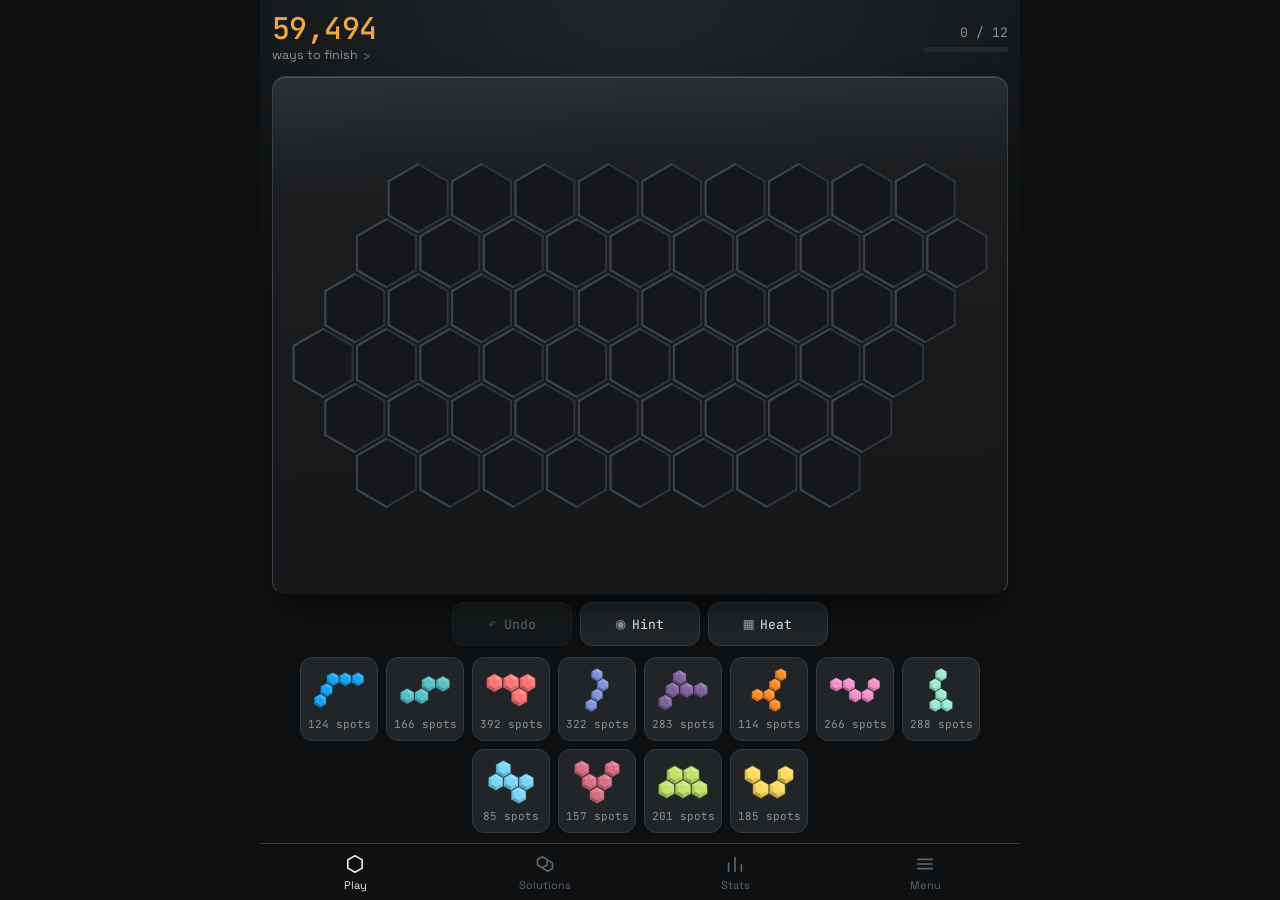
<file: docs/index.html>
<!DOCTYPE html>
<html lang="en">
<head>
<meta charset="utf-8">
<meta name="viewport" content="width=device-width, initial-scale=1, viewport-fit=cover">
<title>Hex Puzzle Lab</title>
<meta name="description" content="Place pieces on the 56-cell hex puzzle and see exactly how many ways it can still be finished.">
<link rel="manifest" href="./manifest.webmanifest">
<meta name="theme-color" content="#1b1d1f">
<meta name="color-scheme" content="dark">
<meta name="apple-mobile-web-app-capable" content="yes">
<meta name="mobile-web-app-capable" content="yes">
<meta name="apple-mobile-web-app-status-bar-style" content="black-translucent">
<meta name="apple-mobile-web-app-title" content="Hex Lab">
<link rel="apple-touch-icon" href="./apple-touch-icon.png">
<link rel="icon" type="image/png" sizes="192x192" href="./icon-192.png">
<style>
@font-face{font-family:'Space Grotesk';font-style:normal;font-weight:400;font-display:swap;src:url([data-uri]) format('woff2')}
@font-face{font-family:'Space Grotesk';font-style:normal;font-weight:500;font-display:swap;src:url([data-uri]) format('woff2')}
@font-face{font-family:'Space Grotesk';font-style:normal;font-weight:700;font-display:swap;src:url([data-uri]) format('woff2')}
@font-face{font-family:'JetBrains Mono';font-style:normal;font-weight:400;font-display:swap;src:url([data-uri]) format('woff2')}
@font-face{font-family:'JetBrains Mono';font-style:normal;font-weight:500;font-display:swap;src:url([data-uri]) format('woff2')}
@font-face{font-family:'JetBrains Mono';font-style:normal;font-weight:700;font-display:swap;src:url([data-uri]) format('woff2')}
/* One-screen phone app: top bar / board (flex) / action bar / piece tray / tabs.
   Deliberately dark, like the moulded black tray of the physical puzzle. */
:root{
  color-scheme:dark;
  --bg:#0e1011;
  --tray:#1b1d1f;
  --plate:#26292c;
  --recess:#15171a;
  --raised:#212528;
  --rule:#343a3f;
  --ink:#eceee9;
  --muted:#8a9299;
  --dim:#5f676e;
  --ok:#63d29a;
  --warn:#f0a742;
  --bad:#ff8a76;
  --focus:#6fb4ff;
  --r:14px;
  --display:"Space Grotesk",ui-sans-serif,system-ui,sans-serif;
  --mono:"JetBrains Mono",ui-monospace,"SF Mono",Menlo,monospace;
  --gutter-l:max(12px, env(safe-area-inset-left,0px));
  --gutter-r:max(12px, env(safe-area-inset-right,0px));
}
*{box-sizing:border-box;-webkit-tap-highlight-color:transparent}
[hidden]{display:none!important}
html,body{height:100%;margin:0}
body{background:var(--bg);color:var(--ink);font-family:var(--display);-webkit-font-smoothing:antialiased;
  overflow:hidden;overscroll-behavior:none;-webkit-user-select:none;user-select:none}
button{font:inherit;color:inherit}
button:focus-visible,summary:focus-visible,input:focus-visible,textarea:focus-visible{outline:2px solid var(--focus);outline-offset:2px}

.app{height:100%;max-width:760px;margin:0 auto;display:flex;flex-direction:column;position:relative;
  background:radial-gradient(120% 60% at 50% 0%, #22262a 0%, transparent 70%), var(--bg)}

/* ---- top bar ---- */
.top{display:flex;align-items:center;gap:14px;
  padding-top:calc(8px + env(safe-area-inset-top,0px));padding-bottom:8px;
  padding-left:var(--gutter-l);padding-right:var(--gutter-r)}
.count{appearance:none;background:none;border:0;padding:4px 0;text-align:left;cursor:pointer;display:flex;flex-direction:column;min-width:0;flex:1}
.count-num{font-family:var(--mono);font-size:26px;font-weight:500;letter-spacing:-.02em;font-variant-numeric:tabular-nums;line-height:1.1}
.count-sub{font-size:12.5px;color:var(--muted);display:flex;align-items:center;gap:5px}
.count-sub::after{content:"›";font-size:15px;color:var(--dim)}
.count.ok .count-num{color:var(--ok)} .count.warn .count-num{color:var(--warn)} .count.bad .count-num{color:var(--bad)}
.placed{display:flex;flex-direction:column;align-items:flex-end;gap:6px;font-family:var(--mono);font-size:13px;color:var(--muted);font-variant-numeric:tabular-nums}
.meter{width:84px;height:5px;border-radius:3px;background:var(--plate);overflow:hidden;display:block}
.meter span{display:block;height:100%;width:0;background:var(--ok);border-radius:3px;transition:width .25s}

/* ---- board stage ---- */
.stage{flex:1;min-height:0;position:relative;margin:0 var(--gutter-r) 0 var(--gutter-l);
  background:linear-gradient(178deg,#2c3034,var(--tray) 22%,#141618);border-radius:var(--r);
  border:1px solid #3a4045;border-bottom-color:#0b0d0e;box-shadow:0 18px 36px -18px #000, inset 0 1px 0 #4a5157;
  touch-action:none}
.board-svg{position:absolute;inset:8px;width:calc(100% - 16px);height:calc(100% - 16px);display:block}
.toast{position:absolute;left:10px;right:10px;bottom:10px;z-index:3;font-size:13.5px;padding:10px 13px;border-radius:11px;
  background:rgba(14,16,17,.9);border:1px solid var(--rule);backdrop-filter:blur(6px);-webkit-backdrop-filter:blur(6px);pointer-events:none}
.toast.ok{color:var(--ok);border-color:rgba(99,210,154,.5)}
.toast.bad{color:var(--bad);border-color:rgba(255,138,118,.5)}
.cellcard{position:absolute;left:10px;right:10px;bottom:10px;z-index:3;padding:12px 48px 12px 13px;border-radius:12px;
  background:rgba(18,20,22,.94);border:1px solid var(--rule);backdrop-filter:blur(6px);-webkit-backdrop-filter:blur(6px)}
.cellcard .x{position:absolute;right:6px;top:6px}
.ci-head{font-size:13.5px;margin-bottom:9px}
.ci-rows{display:grid;gap:7px}
.ci-row{display:grid;grid-template-columns:12px 84px minmax(0,1fr) 40px;align-items:center;gap:9px;font-family:var(--mono);font-size:12px}
.ci-row i{width:12px;height:12px;border-radius:3px;display:block}
.ci-row b{height:6px;border-radius:3px;background:var(--plate);overflow:hidden;display:block}
.ci-row u{display:block;height:100%;border-radius:3px}
.ci-row em{font-style:normal;text-align:right;color:var(--muted);font-variant-numeric:tabular-nums}

/* ---- action bar ---- */
.actions{height:58px;flex:none;display:flex;align-items:center;padding:0 var(--gutter-r) 0 var(--gutter-l)}
.act-row{display:flex;gap:8px;width:100%;align-items:center;justify-content:center}
.pill{appearance:none;border:1px solid var(--rule);background:var(--raised);color:var(--ink);border-radius:12px;
  min-height:44px;padding:0 15px;font-family:var(--mono);font-size:13px;display:inline-flex;align-items:center;justify-content:center;gap:7px;cursor:pointer}
.pill:active{background:#2c3135}
.pill .ic{font-size:16px;line-height:1;color:var(--muted)}
.pill.big{flex:1;max-width:150px;font-size:14px}
.pill.big .ic{font-size:19px;color:var(--ink)}
.pill[aria-pressed=true]{border-color:#7d878f;background:#30363b}
.pill[aria-pressed=true] .ic{color:var(--ok)}
.pill[disabled]{opacity:.38}
.pill.primary{background:#e9ebe7;color:#141618;border-color:#e9ebe7;font-weight:500}
.pill.wide{flex:1}
.pill.sq{width:44px;padding:0;font-size:18px}
.act-row .pill:not(.big){flex:1;max-width:120px}
.solpos{font-family:var(--mono);font-size:13px;color:var(--muted);text-align:center;min-width:9em;font-variant-numeric:tabular-nums}

/* ---- piece tray ---- */
.tray{display:flex;gap:8px;overflow-x:auto;overflow-y:hidden;padding:4px var(--gutter-r) 10px var(--gutter-l);
  scroll-snap-type:x proximity;touch-action:pan-x;scrollbar-width:none;flex:none}
.tray::-webkit-scrollbar{display:none}
.card{flex:none;width:72px;height:84px;scroll-snap-align:start;appearance:none;border:1px solid #34393e;background:var(--raised);
  border-radius:12px;display:flex;flex-direction:column;align-items:center;justify-content:center;gap:5px;padding:6px 4px;cursor:grab;touch-action:pan-x}
.card svg{width:52px;height:44px;display:block;overflow:visible;pointer-events:none}
.card em{font-style:normal;font-family:var(--mono);font-size:11px;color:var(--muted);font-variant-numeric:tabular-nums;pointer-events:none;white-space:nowrap}
.card[data-placed=true]{opacity:.38}
.card[aria-pressed=true]{border-color:#c9ced2;background:#30363b;box-shadow:0 0 0 1px #c9ced2 inset;opacity:1}
.card.locked em{color:var(--ok)}
.browse-note{font-size:12.5px;color:var(--muted);text-align:center;padding:6px var(--gutter-r) 14px var(--gutter-l);line-height:1.45;height:98px;flex:none;display:flex;align-items:center;justify-content:center}

/* ---- tab bar ---- */
.tabs{flex:none;display:grid;grid-template-columns:repeat(4,1fr);border-top:1px solid var(--rule);background:rgba(14,16,17,.96);
  padding-bottom:env(safe-area-inset-bottom,0px);padding-left:env(safe-area-inset-left,0px);padding-right:env(safe-area-inset-right,0px)}
.tab{appearance:none;background:none;border:0;min-height:56px;display:flex;flex-direction:column;align-items:center;justify-content:center;gap:3px;
  font-size:11px;color:var(--dim);cursor:pointer}
.tab .ic{width:22px;height:22px;fill:none;stroke:currentColor;stroke-width:1.8;stroke-linecap:round;stroke-linejoin:round}
.tab[aria-current=page]{color:var(--ink)}

/* ---- sheets ---- */
.scrim{position:absolute;inset:0;background:rgba(0,0,0,.5);z-index:20}
.sheet{position:absolute;left:0;right:0;bottom:0;z-index:21;max-height:86%;overflow-y:auto;overscroll-behavior:contain;
  background:#17191b;border-top:1px solid var(--rule);border-radius:18px 18px 0 0;
  padding:6px var(--gutter-r) calc(18px + env(safe-area-inset-bottom,0px)) var(--gutter-l);
  -webkit-user-select:text;user-select:text;animation:rise .22s ease-out}
@keyframes rise{from{transform:translateY(30px);opacity:.4}to{transform:none;opacity:1}}
.grip{width:40px;height:5px;border-radius:3px;background:#3d4348;margin:4px auto 8px}
.sheet-head{display:flex;align-items:center;justify-content:space-between;margin-bottom:10px}
.sheet h2{font-size:20px;margin:0;letter-spacing:-.02em}
.sheet h3{font-family:var(--mono);font-size:11px;font-weight:500;letter-spacing:.12em;text-transform:uppercase;color:var(--dim);margin:20px 0 8px}
.note{font-size:12.5px;color:var(--muted);line-height:1.5;margin:6px 0}
.x{appearance:none;background:var(--raised);border:1px solid var(--rule);color:var(--muted);width:36px;height:36px;border-radius:50%;font-size:20px;line-height:1;cursor:pointer}
.tiles{display:grid;grid-template-columns:repeat(2,minmax(0,1fr));gap:1px;background:var(--rule);border:1px solid var(--rule);border-radius:12px;overflow:hidden}
.tile{background:var(--recess);padding:12px 13px;display:flex;flex-direction:column;gap:3px;min-width:0}
.tile span{font-family:var(--mono);font-size:10.5px;letter-spacing:.1em;text-transform:uppercase;color:var(--dim)}
.tile b{font-family:var(--mono);font-size:21px;font-weight:500;font-variant-numeric:tabular-nums;white-space:nowrap;overflow:hidden;text-overflow:ellipsis}
.tile b.ok{color:var(--ok)} .tile b.warn{color:var(--warn)} .tile b.bad{color:var(--bad)}
.tile small{font-size:11.5px;color:var(--muted);line-height:1.35}
.spots{display:grid;gap:6px}
.spot{display:grid;grid-template-columns:40px 92px minmax(0,1fr) 64px;align-items:center;gap:10px;font-family:var(--mono);font-size:12.5px}
.spot svg{width:40px;height:28px;display:block;overflow:visible}
.spot b{height:6px;border-radius:3px;background:var(--plate);overflow:hidden;display:block}
.spot u{display:block;height:100%;border-radius:3px}
.spot em{font-style:normal;text-align:right;color:var(--muted);font-variant-numeric:tabular-nums}
.spot.locked em{color:var(--ok)}
.spot.placed{opacity:.45}
.menu-row{display:flex;gap:8px;flex-wrap:wrap}
.deal{display:flex;align-items:center;gap:8px;margin-top:10px}
.deal-label{font-size:13.5px;color:var(--muted);margin-right:auto}
.deal output{font-family:var(--mono);font-size:18px;min-width:1.6em;text-align:center}
.toggles{display:grid;border:1px solid var(--rule);border-radius:12px;overflow:hidden}
.tgl{display:grid;grid-template-columns:1fr auto;grid-template-rows:auto auto;column-gap:12px;padding:11px 13px;background:var(--recess);cursor:pointer}
.tgl + .tgl{border-top:1px solid var(--rule)}
.tgl span{font-size:14.5px}
.tgl small{grid-column:1;font-size:12px;color:var(--muted)}
.tgl input{grid-column:2;grid-row:1/3;align-self:center;appearance:none;-webkit-appearance:none;width:46px;height:28px;border-radius:14px;background:#3a4045;position:relative;cursor:pointer;margin:0;transition:background .15s}
.tgl input::after{content:"";position:absolute;top:3px;left:3px;width:22px;height:22px;border-radius:50%;background:#e9ebe7;transition:transform .15s}
.tgl input:checked{background:var(--ok)}
.tgl input:checked::after{transform:translateX(18px)}
details{margin-top:18px;border:1px solid var(--rule);border-radius:12px;padding:0 13px}
summary{cursor:pointer;padding:12px 0;font-size:14px;color:var(--muted)}
details[open]{padding-bottom:13px}
details input[type=file]{font-family:var(--mono);font-size:12px;color:var(--muted);max-width:100%;margin:6px 0}
textarea{width:100%;min-height:110px;background:#0f1113;color:var(--ink);border:1px solid var(--rule);border-radius:9px;padding:10px;
  font-family:var(--mono);font-size:12px;line-height:1.5;resize:vertical;margin:6px 0 8px}
code{font-family:var(--mono);font-size:.92em}
.msg{font-family:var(--mono);font-size:12px;margin-top:8px;min-height:1.2em}
.msg.err{color:var(--bad)} .msg.ok{color:var(--ok)}
.pwa{display:inline-flex;align-items:center;gap:7px;font-family:var(--mono);font-size:12px;color:var(--muted)}
.pwa .dot{width:7px;height:7px;border-radius:50%;background:var(--ok);box-shadow:0 0 6px var(--ok)}
.pwa.off .dot{background:var(--warn);box-shadow:0 0 6px var(--warn)}

/* ---- board marks ---- */
.cell-empty{fill:var(--recess);stroke:#2f3438;stroke-width:1.1}
.cell-lip{fill:none;stroke:#3d4348;stroke-width:1.1;stroke-linecap:round}
.gem{transform-origin:center;transform-box:fill-box}
.reveal .gem{animation:pop .3s cubic-bezier(.2,1.5,.4,1) backwards}
@keyframes pop{from{opacity:0;transform:scale(.75)}to{opacity:1;transform:scale(1)}}
.pin{fill:#fff;fill-opacity:.85;stroke:rgba(0,0,0,.5);stroke-width:.8;pointer-events:none}
.selcell{fill:none;stroke:#fff;stroke-width:2;stroke-dasharray:3 2;pointer-events:none}
.changed{fill:none;stroke:#fff;stroke-width:2.2;stroke-opacity:.9}
.bad-cell{fill:rgba(255,90,70,.2);stroke:#ff5a46;stroke-width:2}
.heat,.preview{pointer-events:none}
.coord{font-family:var(--mono);font-size:6px;text-anchor:middle;dominant-baseline:middle;pointer-events:none;
  fill:#fff;stroke:rgba(0,0,0,.72);stroke-width:1.6px;paint-order:stroke fill;stroke-linejoin:round}

/* wide screens: room to breathe */
@media(min-width:700px){
  .count-num{font-size:30px}
  .tray{justify-content:center;flex-wrap:wrap;overflow:visible}
  .card{width:78px}
}
@media(prefers-reduced-motion:reduce){ .reveal .gem,.sheet{animation:none} *{transition-duration:.01ms!important} }

</style>
</head>
<body>
<div class="app" id="app">

  <header class="top">
    <button class="count" id="count" aria-label="Open statistics">
      <span class="count-num" id="count-num">…</span>
      <span class="count-sub" id="count-sub">counting</span>
    </button>
    <div class="placed" aria-label="Pieces placed">
      <span id="placed-txt">0 / 12</span>
      <span class="meter"><span id="placed-bar"></span></span>
    </div>
  </header>

  <main class="stage" id="stage">
    <svg id="board" class="board-svg" role="img" aria-label="Puzzle board" preserveAspectRatio="xMidYMid meet"></svg>
    <div class="toast" id="toast" hidden></div>
    <div class="cellcard" id="cellcard" hidden>
      <button class="x" id="cellcard-x" aria-label="Close">&times;</button>
      <div id="cellcard-body"></div>
    </div>
  </main>

  <div class="actions" id="actions">
    <div class="act-row" id="act-idle">
      <button class="pill" id="btn-undo"><span class="ic">&#8630;</span>Undo</button>
      <button class="pill" id="btn-hint" aria-pressed="false"><span class="ic">&#9673;</span>Hint</button>
      <button class="pill" id="btn-heat" aria-pressed="false"><span class="ic">&#9638;</span>Heat</button>
    </div>
    <div class="act-row" id="act-held" hidden>
      <button class="pill big" id="btn-turn"><span class="ic">&#8635;</span>Turn</button>
      <button class="pill big" id="btn-flip"><span class="ic">&#8646;</span>Flip</button>
      <button class="pill" id="btn-putback"><span class="ic">&times;</span>Put back</button>
    </div>
    <div class="act-row" id="act-browse" hidden>
      <button class="pill big" id="btn-prev" aria-label="Previous completion">&#9664;</button>
      <output class="solpos" id="solpos">1 / 1</output>
      <button class="pill big" id="btn-next" aria-label="Next completion">&#9654;</button>
    </div>
  </div>

  <div class="tray" id="tray" aria-label="Pieces"></div>
  <div class="browse-note" id="browse-note" hidden>Swipe the board or use the arrows. Ringed cells changed from the previous completion.</div>

  <nav class="tabs" aria-label="Sections">
    <button class="tab" id="tab-play" aria-current="page"><svg class="ic" viewBox="0 0 24 24"><path d="M12 3l7.8 4.5v9L12 21l-7.8-4.5v-9z"/></svg>Play</button>
    <button class="tab" id="tab-browse"><svg class="ic" viewBox="0 0 24 24"><path d="M9 4l5.2 3v6L9 16l-5.2-3V7z"/><path d="M15 8l5.2 3v6L15 20l-5.2-3"/></svg>Solutions</button>
    <button class="tab" id="tab-stats"><svg class="ic" viewBox="0 0 24 24"><path d="M5 20V11M12 20V5M19 20v-7"/></svg>Stats</button>
    <button class="tab" id="tab-menu"><svg class="ic" viewBox="0 0 24 24"><path d="M4 7h16M4 12h16M4 17h16"/></svg>Menu</button>
  </nav>

  <div class="scrim" id="scrim" hidden></div>

  <section class="sheet" id="sheet-stats" aria-label="Statistics" hidden>
    <div class="grip"></div>
    <div class="sheet-head"><h2>Statistics</h2><button class="x" data-close aria-label="Close">&times;</button></div>
    <div class="tiles">
      <div class="tile"><span>Completions</span><b id="s-count">…</b><small id="s-count-note"></small></div>
      <div class="tile"><span>Pieces locked</span><b id="s-locked">…</b><small>same spot in every completion</small></div>
      <div class="tile"><span>Cells settled</span><b id="s-settled">…</b><small>always the same piece</small></div>
      <div class="tile"><span>Search</span><b id="s-search">…</b><small id="s-search-note"></small></div>
    </div>
    <h3>Spots per piece</h3>
    <p class="note">How many different positions each piece takes across all completions. Fewer spots means less freedom.</p>
    <div class="spots" id="spots"></div>
    <p class="note">Tap any empty cell on the board to see which pieces can fill it.</p>
  </section>

  <section class="sheet" id="sheet-menu" aria-label="Menu" hidden>
    <div class="grip"></div>
    <div class="sheet-head"><h2>Menu</h2><button class="x" data-close aria-label="Close">&times;</button></div>

    <h3>New game</h3>
    <div class="menu-row">
      <button class="pill wide" id="btn-empty">Empty board</button>
      <button class="pill wide" id="btn-reset">Back to clues</button>
    </div>
    <div class="deal">
      <span class="deal-label">Clues</span>
      <button class="pill sq" id="clue-minus" aria-label="Fewer clues">&minus;</button>
      <output id="clueval">4</output>
      <button class="pill sq" id="clue-plus" aria-label="More clues">+</button>
      <button class="pill primary" id="btn-new">Deal</button>
    </div>
    <p class="note" id="genstatus" role="status">Deals the chosen number of pieces from a random solution.</p>

    <h3>Board</h3>
    <div class="toggles">
      <label class="tgl"><span>Hint</span><small>mark spots that still lead to a solution</small><input type="checkbox" id="opt-hint"></label>
      <label class="tgl"><span>Heat map</span><small>tint empty cells by their most likely piece</small><input type="checkbox" id="opt-heat"></label>
      <label class="tgl"><span>Coordinates</span><small>show q,r on every cell</small><input type="checkbox" id="opt-coords"></label>
      <label class="tgl"><span>Vibration</span><small>buzz when a piece lands or won't fit</small><input type="checkbox" id="opt-buzz" checked></label>
    </div>

    <h3>App</h3>
    <div class="menu-row">
      <button class="pill wide" id="btn-install" hidden>Install app</button>
      <button class="pill wide" id="btn-download">Save position as JSON</button>
    </div>
    <p class="note"><span class="pwa" id="pwa" hidden><span class="dot"></span><span id="pwatext">ready offline</span></span></p>

    <details>
      <summary>Load a different puzzle</summary>
      <p class="note">Use a <code>polyhex/1</code> file from the toolkit. Pick the file or paste it below.</p>
      <input type="file" id="file" accept=".json,application/json">
      <textarea id="paste" spellcheck="false" placeholder='{"schema":"polyhex/1", …}'></textarea>
      <button class="pill" id="btn-load">Load pasted puzzle</button>
      <div class="msg" id="msg"></div>
    </details>
  </section>

</div>

<script type="text/plain" id="solver-src">
/* Exact-cover solver for polyhex puzzles, browser-safe.
   Cell sets are held as two 32-bit halves (lo/hi) so boards up to 64 cells
   use plain integer ops instead of BigInt. */

const NEI = [[1,0],[-1,0],[0,1],[0,-1],[1,-1],[-1,1]];

const key = cells => cells.map(c=>c[0]+","+c[1]).sort().join(";");
function normalize(cells){
  const mq=Math.min(...cells.map(c=>c[0])), mr=Math.min(...cells.map(c=>c[1]));
  return cells.map(c=>[c[0]-mq,c[1]-mr]);
}
const rot60   = cells => cells.map(([q,r])=>[-r,q+r]);
const reflect = cells => cells.map(([q,r])=>[r,q]);

function orientations(cells, allowFlip){
  const seen=new Map();
  for(const base of (allowFlip ? [cells, reflect(cells)] : [cells])){
    let cur=base;
    for(let i=0;i<6;i++){
      const n=normalize(cur);
      seen.set(key(n), n);
      cur=rot60(cur);
    }
  }
  return [...seen.values()];
}

/* ---- build the placement table ---- */
function buildPuzzle(doc){
  const board=doc.board.map(c=>[c[0],c[1]]);
  const index=new Map(board.map((c,i)=>[c[0]+","+c[1], i]));
  const n=board.length;
  if(n>64) throw new Error("boards over 64 cells are not supported");
  const pieces=doc.pieces.map((p,i)=>({
    id:p.id, color:p.color, label:p.label||p.id, bit:1<<i,
    cells:p.cells.map(c=>[c[0],c[1]]), allowFlip:p.allowFlip!==false
  }));

  const qs=board.map(c=>c[0]), rs=board.map(c=>c[1]);
  const placements=[];
  for(const p of pieces){
    for(const o of orientations(p.cells,p.allowFlip)){
      for(let dq=Math.min(...qs)-1; dq<=Math.max(...qs)+1; dq++){
        for(let dr=Math.min(...rs)-1; dr<=Math.max(...rs)+1; dr++){
          const moved=o.map(([q,r])=>[q+dq,r+dr]);
          let lo=0,hi=0,ok=true,minI=99;
          for(const [q,r] of moved){
            const i=index.get(q+","+r);
            if(i===undefined){ok=false;break;}
            if(i<32) lo|=(1<<i); else hi|=(1<<(i-32));
            if(i<minI) minI=i;
          }
          if(ok) placements.push({idx:placements.length,piece:p.id,pieceBit:p.bit,cells:moved,lo:lo>>>0,hi:hi>>>0,minI});
        }
      }
    }
  }
  const fullLo = n>=32 ? 0xFFFFFFFF : ((1<<n)-1)>>>0;
  const fullHi = n>32 ? (((1<<(n-32))-1)>>>0) : 0;
  const byCell=Array.from({length:n},()=>[]);
  for(const pl of placements) byCell[pl.minI].push(pl);
  return {board,pieces,placements,byCell,n,fullLo,fullHi,allPieces:(1<<pieces.length)-1};
}

const lowestClear=(covLo,covHi,fullLo,fullHi)=>{
  const a=(~covLo & fullLo)>>>0;
  if(a) return 31-Math.clz32(a & -a);
  const b=(~covHi & fullHi)>>>0;
  return 32 + (31-Math.clz32(b & -b));
};

/* ---- count completions, capped ---- */
function countCompletions(pz, given, cap){
  let covLo=0,covHi=0,used=0;
  for(const pl of given){ covLo|=pl.lo; covHi|=pl.hi; used|=pl.pieceBit; }
  covLo>>>=0; covHi>>>=0;
  let total=0, nodes=0;
  const {fullLo,fullHi,byCell}=pz;
  function rec(cLo,cHi,u){
    nodes++;
    if(total>=cap) return;
    if(cLo===fullLo && cHi===fullHi){ total++; return; }
    const low=lowestClear(cLo,cHi,fullLo,fullHi);
    for(const pl of byCell[low]){
      if((pl.lo & cLo)===0 && (pl.hi & cHi)===0 && (pl.pieceBit & u)===0){
        rec((cLo|pl.lo)>>>0,(cHi|pl.hi)>>>0,u|pl.pieceBit);
        if(total>=cap) return;
      }
    }
  }
  rec(covLo,covHi,used);
  return {count:total, nodes, capped: total>=cap};
}

/* ---- one random full solution ---- */
function randomSolution(pz, rand){
  const order=pz.byCell.map(list=>{
    const a=list.slice();
    for(let i=a.length-1;i>0;i--){const j=Math.floor(rand()*(i+1));[a[i],a[j]]=[a[j],a[i]];}
    return a;
  });
  const {fullLo,fullHi}=pz;
  const out=[];
  function rec(cLo,cHi,u){
    if(cLo===fullLo && cHi===fullHi) return true;
    const low=lowestClear(cLo,cHi,fullLo,fullHi);
    for(const pl of order[low]){
      if((pl.lo & cLo)===0 && (pl.hi & cHi)===0 && (pl.pieceBit & u)===0){
        out.push(pl);
        if(rec((cLo|pl.lo)>>>0,(cHi|pl.hi)>>>0,u|pl.pieceBit)) return true;
        out.pop();
      }
    }
    return false;
  }
  return rec(0,0,0) ? out.slice() : null;
}

/* ---- a challenge that gives away n pieces ---- */
function makeChallenge(pz, n, rand, cap=500){
  const sol=randomSolution(pz,rand);
  if(!sol) return null;
  const idx=sol.map((_,i)=>i);
  for(let i=idx.length-1;i>0;i--){const j=Math.floor(rand()*(i+1));[idx[i],idx[j]]=[idx[j],idx[i]];}
  const given=idx.slice(0,n).map(i=>sol[i]);
  const {count,nodes,capped}=countCompletions(pz,given,cap);
  return {given, solution:sol, count, nodes, capped};
}


/* ---- every completion, capped ---- */
function allCompletions(pz, given, cap){
  let cLo=0,cHi=0,u=0;
  for(const p of given){ cLo|=p.lo; cHi|=p.hi; u|=p.pieceBit; }
  const out=[], cur=[];
  const {fullLo,fullHi,byCell}=pz;
  (function rec(cLo,cHi,u){
    if(out.length>=cap) return;
    if(cLo===fullLo && cHi===fullHi){ out.push(given.concat(cur)); return; }
    const low=lowestClear(cLo,cHi,fullLo,fullHi);
    for(const pl of byCell[low]){
      if((pl.lo&cLo)===0 && (pl.hi&cHi)===0 && (pl.pieceBit&u)===0){
        cur.push(pl); rec((cLo|pl.lo)>>>0,(cHi|pl.hi)>>>0,u|pl.pieceBit); cur.pop();
        if(out.length>=cap) return;
      }
    }
  })(cLo>>>0,cHi>>>0,u);
  return out;
}

/* ---- where can this piece legally go right now? ---- */
function legalSpots(pz, pieceId, given){
  let cLo=0,cHi=0,u=0;
  for(const p of given){ cLo|=p.lo; cHi|=p.hi; u|=p.pieceBit; }
  cLo>>>=0; cHi>>>=0;
  return pz.placements.filter(pl=>pl.piece===pieceId &&
    (pl.pieceBit&u)===0 && (pl.lo&cLo)===0 && (pl.hi&cHi)===0);
}
</script>
<script type="text/plain" id="worker-src">
/* Analysis worker. Runs in a background thread so a full count never freezes
   the board. Talks to the page with three messages:

     page -> worker  {type:"init", doc}              build the placement table once
     page -> worker  {type:"analyze", id, given, keep}
                        given: placement indices already on the board
                        keep:  how many complete solutions to send back for browsing
     worker -> page  {type:"progress", id, count, nodes}
     worker -> page  {type:"sols", id, solutions}    first `keep` solutions, sent early
     worker -> page  {type:"done", id, count, nodes, ms, use, solutions}
                        use[i] = how many completions use placement i

   Everything the page shows as statistics is derived from `use`: a placement
   with use>0 appears in at least one completion, so the set of such
   placements is exactly "where each piece can still go". */

let PZ = null;

self.onmessage = e => {
  const m = e.data;
  if (m.type === "init") { PZ = buildPuzzle(m.doc); return; }
  if (m.type === "analyze") analyze(m.id, m.given, m.keep);
};

function analyze(id, givenIdx, keep) {
  const t0 = Date.now();
  const P = PZ.placements;
  const use = new Uint32Array(P.length);
  const solutions = [];
  const stack = [];
  const { fullLo, fullHi, byCell } = PZ;

  const given = givenIdx.slice();
  let cLo = 0, cHi = 0, u = 0;
  for (const i of givenIdx) { cLo |= P[i].lo; cHi |= P[i].hi; u |= P[i].pieceBit; }

  let count = 0, nodes = 0, lastPost = t0;

  function rec(cLo, cHi, u) {
    nodes++;
    if ((nodes & 0xFFFF) === 0) {
      const now = Date.now();
      if (now - lastPost > 150) { lastPost = now; self.postMessage({ type: "progress", id, count, nodes }); }
    }
    if (cLo === fullLo && cHi === fullHi) {
      count++;
      for (let k = 0; k < stack.length; k++) use[stack[k]]++;
      if (solutions.length < keep) {
        solutions.push(given.concat(stack));
        if (solutions.length === keep) self.postMessage({ type: "sols", id, solutions });
      }
      return;
    }
    const low = lowestClear(cLo, cHi, fullLo, fullHi);
    const list = byCell[low];
    for (let k = 0; k < list.length; k++) {
      const pl = list[k];
      if ((pl.lo & cLo) === 0 && (pl.hi & cHi) === 0 && (pl.pieceBit & u) === 0) {
        stack.push(pl.idx);
        rec((cLo | pl.lo) >>> 0, (cHi | pl.hi) >>> 0, u | pl.pieceBit);
        stack.pop();
      }
    }
  }

  rec(cLo >>> 0, cHi >>> 0, u);
  self.postMessage({ type: "done", id, count, nodes, ms: Date.now() - t0, use, solutions }, [use.buffer]);
}
</script>
<script>
"use strict";
const DEFAULT_DOC = {"schema":"polyhex/1","name":"Hex Puzzle Lab","coordinates":"axial","board":[[-1,3],[-1,4],[-1,5],[0,2],[0,3],[0,4],[0,5],[1,1],[1,2],[1,3],[1,4],[1,5],[2,0],[2,1],[2,2],[2,3],[2,4],[2,5],[3,0],[3,1],[3,2],[3,3],[3,4],[3,5],[4,0],[4,1],[4,2],[4,3],[4,4],[4,5],[5,0],[5,1],[5,2],[5,3],[5,4],[5,5],[6,0],[6,1],[6,2],[6,3],[6,4],[6,5],[7,0],[7,1],[7,2],[7,3],[7,4],[8,0],[8,1],[8,2],[8,3],[9,0],[9,1],[9,2],[10,0],[10,1]],"pieces":[{"id":"azure","label":"Azure","color":"#14A6F5","cells":[[0,2],[1,1],[2,0],[3,0],[4,0]],"allowFlip":true},{"id":"teal","label":"Teal","color":"#54C3C6","cells":[[0,1],[1,1],[2,0],[3,0]],"allowFlip":true},{"id":"red","label":"Red","color":"#FB7575","cells":[[0,0],[1,0],[1,1],[2,0]],"allowFlip":true},{"id":"ultramarine","label":"Ultramarine","color":"#7E95DC","cells":[[0,3],[1,2],[2,0],[2,1]],"allowFlip":true},{"id":"purple","label":"Purple","color":"#7E609B","cells":[[0,2],[1,1],[2,0],[2,1],[3,1]],"allowFlip":true},{"id":"orange","label":"Orange","color":"#FF8C29","cells":[[0,2],[1,2],[1,3],[2,1],[3,0]],"allowFlip":true},{"id":"pink","label":"Pink","color":"#F691CD","cells":[[0,0],[1,0],[1,1],[2,1],[3,0]],"allowFlip":true},{"id":"mint","label":"Mint","color":"#9AEED3","cells":[[0,3],[1,1],[1,2],[1,3],[2,0]],"allowFlip":true},{"id":"sky","label":"Sky","color":"#78D8FC","cells":[[0,1],[1,0],[1,1],[1,2],[2,1]],"allowFlip":true},{"id":"crimson","label":"Crimson","color":"#D96F82","cells":[[0,0],[0,1],[0,2],[1,1],[2,0]],"allowFlip":true},{"id":"lime","label":"Lime","color":"#C2E26A","cells":[[0,1],[1,0],[1,1],[2,0],[2,1]],"allowFlip":true},{"id":"yellow","label":"Yellow","color":"#FFDC5D","cells":[[0,0],[0,1],[1,1],[2,0]],"allowFlip":true}]};
const EMPTY_ANALYSIS = {"fingerprint":"[[[-1,3],[-1,4],[-1,5],[0,2],[0,3],[0,4],[0,5],[1,1],[1,2],[1,3],[1,4],[1,5],[2,0],[2,1],[2,2],[2,3],[2,4],[2,5],[3,0],[3,1],[3,2],[3,3],[3,4],[3,5],[4,0],[4,1],[4,2],[4,3],[4,4],[4,5],[5,0],[5,1],[5,2],[5,3],[5,4],[5,5],[6,0],[6,1],[6,2],[6,3],[6,4],[6,5],[7,0],[7,1],[7,2],[7,3],[7,4],[8,0],[8,1],[8,2],[8,3],[9,0],[9,1],[9,2],[10,0],[10,1]],[[\"azure\",[[0,2],[1,1],[2,0],[3,0],[4,0]],true],[\"teal\",[[0,1],[1,1],[2,0],[3,0]],true],[\"red\",[[0,0],[1,0],[1,1],[2,0]],true],[\"ultramarine\",[[0,3],[1,2],[2,0],[2,1]],true],[\"purple\",[[0,2],[1,1],[2,0],[2,1],[3,1]],true],[\"orange\",[[0,2],[1,2],[1,3],[2,1],[3,0]],true],[\"pink\",[[0,0],[1,0],[1,1],[2,1],[3,0]],true],[\"mint\",[[0,3],[1,1],[1,2],[1,3],[2,0]],true],[\"sky\",[[0,1],[1,0],[1,1],[1,2],[2,1]],true],[\"crimson\",[[0,0],[0,1],[0,2],[1,1],[2,0]],true],[\"lime\",[[0,1],[1,0],[1,1],[2,0],[2,1]],true],[\"yellow\",[[0,0],[0,1],[1,1],[2,0]],true]]]","count":59494,"nodes":193829985,"ms":80720,"use":[55,12,42,13599,28,47,21,130,5,19,12,434,7,10,27,604,15,27,6,630,5,11,0,469,41,43,900,6,0,13,52,8,28,15,524,17,23,9,1037,36,15,18,745,5,56,39,388,14,11,1103,1,0,0,99,64,46,20,44,62,21,44,11,7,12,0,4,722,0,38,27,427,0,25,23,1236,67,41,9,467,20,29,6,171,10,16,18,67,28,20,6,10675,15,9,35,14,653,8756,6,162,15,19,225,28,28,2,622,31,22,11,871,14,22,8,616,15,53,2,0,2,0,10861,123,0,2,2,20,26,2,24,50,12,78,61,33,0,0,1287,25,645,286,383,144,636,0,48,532,48,909,587,50,187,74,1940,2740,70,109,35,1074,788,73,136,33,0,1072,48,95,369,1243,142,531,330,36,0,51,341,102,171,996,377,205,157,177,295,169,135,213,159,102,113,250,302,195,472,355,270,310,42,130,85,0,0,329,414,238,60,23,183,234,300,318,508,380,457,427,374,167,105,253,108,101,470,151,705,0,1347,0,0,329,176,1089,168,128,132,215,402,129,296,427,463,434,237,411,213,87,286,250,429,87,108,0,462,5,516,0,118,367,141,286,231,136,114,794,165,78,290,156,195,251,676,347,83,56,369,321,173,25,0,96,62,1370,78,945,341,0,86,87,433,23,175,43,2044,920,263,239,93,690,1301,138,191,66,858,632,37,391,144,882,433,80,136,47,565,31,472,1720,0,0,148,0,18,49,31,23,91,35,202,666,172,63,50,51,779,75,38,16,66,638,22,47,27,54,772,15,15,71,267,785,43,16,93,388,130,88,1913,89,0,125,35,4,110,129,37,85,110,37,25,68,186,13,33,31,82,57,109,69,195,68,71,110,241,45,34,17,64,85,0,691,176,116,155,142,0,10,48,38,45,40,40,122,150,52,57,50,28,30,50,21,65,28,25,51,86,39,88,1356,62,75,618,47,281,75,45,695,56,108,74,836,118,90,93,54,453,49,28,38,25,678,63,33,10,36,803,87,31,66,111,898,117,33,56,33,32,63,35,68,0,0,1601,313,264,30,38,32,201,58,60,58,124,104,53,64,60,88,46,43,124,118,51,9,140,49,55,84,223,32,37,0,167,0,333,3,109,1008,168,109,160,28,104,52,31,46,33,34,52,138,56,64,78,119,29,56,53,36,38,3,0,23,8,53,424,395,265,946,313,409,5,60,34,65,85,48,98,60,37,53,109,39,15,22,57,100,66,43,53,81,27,61,263,35,80,243,273,0,0,543,17,156,545,138,225,164,20,135,109,91,40,72,62,62,63,72,37,94,85,78,54,81,89,49,67,222,54,65,22,0,113,0,105,229,78,122,130,23,43,50,39,1101,114,61,14,16,719,46,23,44,211,450,11,26,38,73,810,65,41,2,0,1229,19,12,76,727,68,109,253,30,88,0,93,27,31,94,97,74,121,56,33,93,94,57,28,21,22,149,115,43,124,93,63,89,98,51,44,9,99,26,0,0,88,20,23,28,452,44,59,45,109,95,31,115,117,77,35,38,89,80,37,12,175,55,7,18,198,25,96,920,77,272,414,60,1695,117,19,608,96,60,76,940,0,1,103,67,800,59,22,20,9,571,231,72,26,30,726,72,31,52,202,1144,54,29,74,29,86,4,22,234,280,552,0,0,289,141,13,11,11,66,29,19,31,52,39,9,57,27,6,25,21,11,26,27,447,0,698,2559,16,42,326,0,70,34,747,0,17,33,9,658,165,18,21,1,212,0,4,17,6,475,2,14,20,111,3105,8,5,14,62,1,19,98,52,66,2204,225,577,7,1,9,15,35,28,131,10,31,79,215,4,17,44,255,35,106,49,124,13,15,36,0,59,0,2808,0,835,183,255,0,2,19,8,19,21,7,103,56,16,21,44,51,33,38,45,36,0,66,0,0,11,17,5,39,87,40,1,2792,73,57,9,0,186,21,15,7,0,313,9,17,14,267,802,5,17,11,0,860,5,12,0,491,11,8,1366,33,0,26,0,22,16,6,86,73,74,30,184,77,19,1,239,29,14,17,177,32,69,38,163,43,15,286,17,0,173,24,59,0,32,42,283,0,60,40,253,15,38,14,102,9,22,9,39,2,39,12,27,30,18,84,3348,1,9,313,2,667,21,3851,70,261,1631,12,3,1,306,9,42,7,5,562,12,2,18,18,748,5,9,20,68,371,11,29,29,13,0,3,10,0,20,0,1827,577,221,4,16,5,17,18,16,23,16,25,27,48,45,92,24,88,12,70,39,77,10,0,195,0,28,2413,142,271,30,0,113,13,3,52,17,20,14,171,53,29,20,210,15,18,0,276,18,5,0,208,79,89,136,0,0,0,6,14,108,10,104,15,0,347,49,23,1,1,1134,27,10,10,3,447,4,18,47,6,225,10,24,13,452,1,5,885,0,3080,0,0,90,18,53,69,55,23,99,8,32,7,17,61,24,24,10,77,27,80,59,43,265,0,398,28,35,1718,371,171,24,11,59,54,12,53,62,23,11,170,54,47,303,111,59,25,0,37,78,0,91,0,0,0,35,0,19,76,69,720,318,144,82,933,143,34,19,944,40,116,23,852,17,61,74,1299,50,42,0,84,0,0,0,730,69,74,54,57,45,75,37,92,85,214,213,68,89,82,51,34,0,50,161,0,132,0,0,90,67,0,85,59,275,516,93,71,58,8,28,30,33,23,22,26,51,28,22,89,1983,8,118,658,11,445,0,1117,88,100,717,154,52,121,466,35,51,31,1460,27,68,78,768,25,91,113,1064,27,23,24,20,42,0,3284,360,78,0,17,29,125,62,54,203,132,55,61,48,115,149,71,25,104,175,30,189,34,0,1286,0,547,164,40,9,128,216,25,104,74,119,48,25,266,58,168,37,126,50,203,11,0,0,89,29,100,30,3050,39,114,8,743,105,45,100,801,23,99,52,935,64,53,0,1642,42,16,0,1228,87,360,501,0,0,0,98,43,295,0,31,143,28,52,33,20,6,306,192,44,42,69,30,92,53,46,72,22,268,24,0,0,0,92,106,101,47,48,75,78,48,66,76,59,85,48,137,59,10,36,154,1094,543,0,0,515,17,682,0,121,181,1112,0,45,77,1148,39,54,14,541,136,66,79,689,37,41,183,1190,44,135,26,0,58,0,1030,446,411,34,57,28,73,127,49,36,42,40,89,349,1,55,50,115,20,73,27,0,9,25,107,74,197,0,2789,0,0,685,109,0,466,816,602,862,411,569,425,367,274,376,381,487,708,257,341,452,0,0,492,76,260,124,579,579,502,68,150,223,287,161,152,331,673,2749,287,411,417,0,234,266,0,992,435,0,0,281,0,0,58,634,294,454,898,1209,647,87,328,483,1082,323,758,162,662,183,0,0,0,2628,1190,223,186,380,183,240,431,941,376,644,803,399,407,0,324,385,0,286,0,0,0,0,0,315,1775,0,483,822,312,2493,519,190,110,104,420,430,144,161,293,960,477,330,396,236,0,157,0,0,0,509,322,495,441,156,411,464,260,992,872,483,1068,305,205,199,0,42,749,0,62,0,20,37,194,47,96,50,965,0,97,152,55,155,0,42,133,24,332,0,26,87,76,1798,0,33,57,241,0,42,336,0,428,0,144,288,465,101,210,156,73,371,21,76,542,148,191,563,386,160,177,82,221,0,829,128,0,146,182,37,36,39,367,68,123,188,80,148,477,56,161,139,43,20,76,61,0,75,0,146,30,0,125,164,105,0,1101,139,294,25,0,132,51,95,18,0,311,13,203,64,0,439,32,80,82,335,58,180,767,0,0,60,88,19,303,105,54,630,198,209,382,91,129,957,126,28,445,68,133,520,0,0,0,15,312,124,110,251,89,59,184,65,50,67,180,165,338,78,52,238,66,19,0,16,133,4182,79,17,177,94,107,109,128,70,192,104,31,61,255,39,106,125,171,314,0,448,0,0,52,63,130,198,677,224,147,766,142,187,437,92,81,305,149,52,375,276,198,1312,0,469,0,213,1773,88,174,858,41,80,37,196,0,17,114,26,760,0,48,96,27,355,0,31,169,15,0,0,35,61,67,0,92,307,0,88,0,121,308,107,74,567,36,143,100,47,52,217,76,84,107,146,200,445,394,50,0,0,47,526,166,41,140,94,115,533,81,256,408,145,81,732,128,51,438,49,36,488,203,0,262,0,355,89,0,43,198,140,0,0,25,153,33,0,194,17,76,35,0,1254,66,98,51,0,198,17,115,87,223,16,58,231,29,2906,0,209,131,112,79,5,170,182,42,120,295,103,132,131,190,112,541,110,170,141,73,113,0,1433,223,163,393,110,0,26,68,34,389,74,95,93,1128,86,93,165,328,53,59,0,750,26,54,0,817,256,282,462,83,0,0,95,125,632,340,310,249,46,124,62,39,45,88,61,36,106,197,81,319,115,146,128,47,25,123,0,0,0,131,224,174,213,304,180,169,121,248,59,164,105,52,460,51,31,286,114,341,0,2121,0,702,26,288,0,173,91,509,0,165,32,446,176,157,45,672,99,89,73,833,23,95,18,0,31,23,101,337,682,202,0,13,190,51,47,318,176,110,161,83,50,30,78,137,40,36,61,148,34,64,197,420,133,54,127,218,259,0,203,8,164,0,24,335,45,77,84,43,22,630,132,34,12,69,70,87,1642,136,80,78,0,167,26,0,324,301,743,0,53,0,41,53,173,350,117,91,216,605,78,73,41,641,47,70,29,415,48,128,275,321,182,636,1987,0,0,0,0,834,289,182,36,73,218,85,78,229,96,122,240,104,179,115,42,222,202,99,27,0,116,379,0,221,226,0,84,101,76,762,125,20,97,28,75,105,280,16,53,109,140,127,73,9,0,44,86,878,154,825,196,0,142,75,177,130,151,36,883,18,51,70,638,55,83,37,480,78,340,68,466,39,119,82,57,106,0,0,141,58,691,125,71,201,111,81,94,210,112,271,215,82,392,109,78,539,95,194,626,220,0,747,0,196,538,290,1048,572,241,1427,376,226,529,614,278,150,147,287,670,278,212,920,800,206,538,1658,403,850,509,2088,0,0,0,758,410,210,423,2547,268,521,455,656,395,202,620,326,230,184,334,833,467,398,442,876,461,434,1215,1256,413,548,0,1069,0,1417,1738,1094,503,1770,0,70,309,367,267,151,84,369,1149,342,376,1102,395,230,224,708,548,311,112,0,312,39,182,3175,4020,4381,1074,387,336,5,84,39,0,31,109,164,0,53,98,154,0,33,94,62,0,57,88,42,0,35,98,3831,0,30,1210,0,375,984,0,1615,594,210,95,1570,13,387,63,702,34,145,16,1365,54,86,63,1895,39,98,116,374,152,27,54,68,61,0,1305,443,532,19,128,11,1715,159,103,73,1075,28,98,61,543,29,67,72,1810,78,46,6,3891,60,19,0,1396,34,0,375,0,219,14,0,1104,287,116,0,34,242,51,0,79,113,14,0,132,229,22,0,117,205,71,0,153,75,9,126,12,0,0,8,29,36,50,74,915,208,57,76,1913,119,86,73,761,68,112,22,1326,29,35,51,1638,42,74,855,1109,116,1160,854,1351,0,11,261,0,41,140,1565,11,179,63,1889,40,21,12,780,34,121,72,1085,64,237,367,1937,62,132,10,40,104,0,82,23,1036,192,131,127,1036,731,69,105,52,438,286,46,80,46,665,238,55,29,21,1187,452,62,50,247,2085,260,35,89,32,201,9,29,844,35,2601,2315,300,542,28,24,31,277,59,42,128,228,59,69,81,168,56,37,62,275,110,23,36,124,40,74,242,150,0,273,83,83,5288,594,26,255,968,191,253,407,60,173,100,248,110,103,77,131,235,65,36,123,138,65,68,221,74,54,94,489,40,7,223,39,416,2969,297,1117,83,159,774,23,80,55,257,1184,154,65,25,268,796,76,35,13,234,440,55,40,38,289,773,16,54,54,1145,861,86,41,209,213,112,133,1454,194,232,360,513,344,693,296,104,234,180,71,48,69,129,29,37,22,152,113,127,76,381,229,119,123,415,89,46,38,0,0,0,538,156,688,227,219,706,46,169,86,155,138,40,101,190,48,47,104,217,100,29,34,448,25,13,11,247,29,107,1494,76,249,380,119,1022,212,1798,65,225,869,15,66,116,192,0,10,77,23,204,0,27,74,15,218,0,21,93,84,254,0,27,80,117,1749,0,10,5,726,0,24,303,0,273,1089,626,879,500,1334,127,118,124,211,46,40,57,345,36,27,92,622,28,92,76,558,129,126,102,203,120,69,74,42,74,0,981,136,404,279,167,986,95,75,38,207,76,53,65,292,63,58,153,469,82,37,25,959,64,35,19,1132,35,15,0,528,14,0,167,0,17,18,0,271,122,44,0,1676,112,202,41,0,108,84,96,5,0,307,55,88,35,0,491,55,60,18,0,365,32,34,12,255,46,4,585,21,3331,0,28,50,30,39,67,161,99,127,117,685,154,109,69,461,72,54,16,450,44,9,46,211,15,56,190,147,62,188,294,415,14662,0,26,20,0,23,118,651,37,129,81,943,6,58,50,579,61,102,15,250,106,66,35,427,57,21,139,1392,14,122,199,20,195,2188],"solutions":[[0,554,1729,207,1037,2322,1154,1424,1957,2656,2212,2833],[0,554,2430,1037,1512,2503,268,1373,1673,2240,1964,2833],[0,554,2430,1037,1512,2503,2093,1133,2690,1825,279,2276],[0,1087,421,290,1037,1512,1768,2483,2415,2076,2212,2833],[0,1087,2459,1037,1666,237,2234,2450,610,1476,1964,2833],[0,1752,2734,145,2438,1037,1954,1494,2483,1193,619,2276],[0,2247,1633,142,1037,2442,1516,610,1880,2860,1195,2595],[0,2247,1633,142,1037,2442,1516,610,1880,2860,1298,2661],[0,2247,1633,142,1037,2442,1516,610,2621,1267,1964,2833],[0,2247,2769,142,1037,1980,1767,1287,2450,1476,686,2493],[0,2369,421,1037,1512,2503,268,1373,1673,2240,1964,2833],[0,2369,421,1037,1512,2503,2093,1133,2690,1825,279,2276],[0,2527,1353,1037,1666,237,2234,2450,610,1476,1964,2833],[0,2527,1968,2438,1037,1512,1597,1133,344,220,2244,2833],[0,2527,1968,2438,1037,1512,2266,1673,2860,1295,280,418],[0,2527,1968,2844,1037,1512,268,715,1673,1295,2305,2276],[0,2560,423,2318,1037,1512,300,1673,1190,2178,2275,2801],[0,2560,423,2318,1037,1512,300,1673,1190,2240,1993,2801],[0,2560,1918,2438,1037,1512,1597,1133,344,220,2244,2833],[0,2560,1918,2438,1037,1512,2266,1673,2860,1295,280,418],[0,2560,1918,2844,1037,1512,268,715,1673,1295,2305,2276],[0,2598,322,1385,1037,1738,1490,2235,2419,246,1964,2833],[0,2598,460,207,1037,1208,2232,2448,1573,1548,2077,2833],[0,2598,460,1812,1037,1208,1449,2204,306,2422,2077,2833],[0,2598,460,1812,1037,1208,1541,2204,194,2422,2077,2833],[0,2598,525,2318,1037,1512,300,1673,1190,2178,2275,2801],[0,2598,525,2318,1037,1512,300,1673,1190,2240,1993,2801],[0,2598,1999,2670,1037,1512,268,715,1673,1295,2305,2276],[0,2598,2341,1204,1037,185,2232,1472,1677,683,2077,2833],[0,2598,2341,1204,1037,1490,300,2203,345,1678,1964,2833],[0,2598,2341,1204,1037,1517,300,2232,1677,683,2077,2833],[0,2598,2341,1204,1037,2008,2232,1521,1747,2756,170,688],[0,2598,2341,1204,1037,2091,1421,676,2690,1825,279,2276],[0,2629,142,2401,1037,1738,1490,445,2156,1137,2244,2833],[0,2629,142,2401,1037,1738,1490,445,2207,1137,1964,2833],[0,2629,142,2401,1037,1738,1490,1878,1137,546,2244,2833],[0,2663,2631,207,1037,2322,1154,1573,1544,2130,619,2276],[0,2663,2631,1812,1037,1208,189,2355,1475,1910,416,2276],[0,2663,2631,1812,1037,1208,1521,305,2355,1910,416,2276],[0,2701,286,1999,1037,1512,2262,715,2415,1803,1195,2595],[0,2701,286,1999,1037,1512,2262,715,2415,1803,1298,2661],[0,2701,286,1999,1037,1512,2577,1673,378,1295,2305,2276],[0,2701,286,1999,1037,1512,2577,1673,2239,1295,2425,725],[0,2701,2218,207,1037,2322,1154,1424,1957,413,2491,1705],[0,2701,2218,207,1037,2322,1154,1424,1957,2656,1582,352],[0,2701,2218,207,1037,2322,1154,1573,1453,345,2130,2493],[0,2701,2218,207,1037,2322,1154,1573,1544,2130,2592,520],[0,2701,2218,207,1037,2322,1490,1573,2015,345,1325,2525],[0,2701,2218,1204,1037,2443,185,1472,615,2050,2656,1861],[0,2701,2218,1204,1037,2443,1517,300,615,2050,2656,1861],[0,2701,2218,1812,1037,1208,189,2355,1426,1910,683,2558],[0,2701,2218,1812,1037,1208,189,2355,1475,1910,2659,725],[0,2701,2218,1812,1037,1208,189,2512,1496,2302,2132,352],[0,2701,2218,1812,1037,1208,1521,305,2355,1910,2659,725],[0,2701,2218,1869,1037,1154,2577,1521,1747,2359,170,688],[68,587,2529,1732,1208,888,1449,2204,306,2422,2077,2833],[68,587,2529,1732,1208,888,1541,2204,194,2422,2077,2833],[68,587,2529,1732,1208,2062,189,2820,1496,2302,2275,1061],[68,939,2529,1304,1667,237,2234,2450,610,1476,1964,2833],[68,939,2529,1506,1643,296,2119,715,2820,1295,2305,2276],[68,939,2529,1506,2779,296,2119,715,1673,1295,2305,2276],[68,939,2529,1971,1764,296,1446,715,2820,1295,2305,2276],[68,2104,556,1357,1641,298,2577,2820,2239,1455,2425,1061],[68,2104,2529,142,705,1667,2232,1472,1138,2302,1059,2866],[68,2104,2529,142,705,2812,737,1472,1291,2302,1861,2275],[68,2104,2529,142,705,2812,737,1472,1291,2302,2274,1705],[68,2104,2529,142,2442,1667,1471,610,1079,1347,2212,2833],[68,2104,2529,142,2848,1667,672,1216,1474,873,2305,2276],[68,2104,2529,695,296,2349,1447,778,1133,1745,2244,2833],[68,2104,2529,695,1667,956,238,1450,1190,2359,2274,2866],[68,2104,2529,758,1442,1125,1696,715,2752,167,2305,2276],[68,2104,2529,1357,330,1468,1769,2236,165,2860,876,2427],[68,2104,2529,1357,330,1468,2680,192,932,2359,1861,2275],[68,2104,2529,1357,330,1468,2680,192,932,2359,2274,1705],[68,2104,2529,1357,330,1468,2680,192,1747,2359,2274,751],[68,2104,2529,1357,330,1468,2680,1720,2359,222,2274,751],[68,2104,2529,1357,330,1669,1542,272,932,2359,2274,2866],[68,2104,2529,1357,330,1669,1542,778,166,2359,2274,2866],[68,2104,2529,1357,330,2814,157,1542,932,2359,1861,2275],[68,2104,2529,1357,330,2814,157,1542,932,2359,2274,1705],[68,2104,2529,1357,330,2814,157,1542,1747,2359,2274,751],[68,2104,2529,1357,2407,212,440,1452,1657,2208,1059,2866],[68,2104,2529,1357,2407,212,440,1452,1801,2211,1059,2866],[68,2104,2529,1357,2407,212,440,1598,1427,2240,750,2801],[68,2104,2529,1357,2407,212,440,2236,1745,1427,750,2801],[68,2104,2529,1357,2407,212,1492,1699,932,478,2212,2833],[68,2104,2529,1357,2407,237,1542,1699,932,478,2212,2833],[68,2104,2529,1357,2407,237,1597,869,1545,413,2274,2866],[68,2104,2529,1357,2407,1594,1542,2690,810,279,619,2276],[68,2560,556,1204,854,1615,2149,1471,2210,2302,313,2833],[68,2560,556,1204,1641,298,2008,2820,2239,1455,2425,1061],[68,2560,556,1204,2777,2260,2149,306,1801,1429,2423,751],[68,2560,556,2223,1641,298,2119,1373,2820,1455,2425,1061],[96,139,388,849,2141,2541,1517,1568,1291,2422,2274,2866],[96,139,388,849,2192,1794,2446,1287,2046,1527,2519,2833],[96,139,388,849,2192,2745,1540,1373,1673,2178,2425,2493],[96,139,388,849,2192,2745,1540,2450,1673,1295,2051,2659],[96,139,589,849,1415,1977,1617,2582,1291,2422,2274,2866],[96,139,589,849,1558,1465,1287,2328,2483,2076,2212,2833],[96,139,589,849,1558,1465,2011,1373,2355,2271,2830,2525],[96,139,589,849,1558,1465,2172,1216,2331,2591,2212,2833],[96,139,589,849,1558,1465,2172,2483,2722,1295,2305,2276],[96,139,693,1506,849,1101,2171,1620,2587,2419,2244,2833],[96,139,693,1506,849,2323,2613,1674,2239,1137,1964,2833],[96,139,693,1506,849,2814,2326,2201,1190,1676,2132,2595],[96,139,693,1506,849,2814,2326,2201,1190,1676,2181,2558],[96,139,1754,849,2031,397,1369,1494,2355,2656,2212,2833],[96,139,1754,849,2031,397,2326,2583,1425,1190,2275,2801],[96,139,1754,849,2031,2258,1369,2355,1453,2656,453,2833],[96,139,1754,849,2031,2258,2446,2583,1474,1347,352,2699],[96,139,1754,849,2031,2258,2446,2583,1474,1347,550,2833],[96,139,1834,694,849,2090,2787,1542,2483,1295,2305,2276],[96,139,1834,694,849,2322,2479,1520,2204,1347,2077,2833],[96,139,1834,1304,849,1539,440,2355,2208,1910,2729,2558],[96,139,1834,1304,849,1539,2478,610,1937,2302,2212,2833],[96,139,1834,1304,849,1539,2478,2355,1910,546,2697,2276],[96,139,1888,849,1174,1736,710,1542,2359,2656,2274,2866],[96,139,1888,849,1558,1417,2787,443,2483,1295,2305,2276],[96,139,1888,849,1558,1417,2787,2203,1373,680,2425,2493],[96,139,1888,849,1689,397,1369,1494,2355,2656,2212,2833],[96,139,1888,849,1689,397,2326,2583,1425,1190,2275,2801],[96,139,1888,849,1689,2258,1369,2355,1453,2656,453,2833],[96,139,1888,849,1689,2258,2446,2583,1474,1347,352,2699],[96,139,1888,849,1689,2258,2446,2583,1474,1347,550,2833],[96,139,1888,849,2192,1210,2478,610,1524,1859,2302,2866],[96,139,1888,849,2192,1816,2326,1449,344,2488,1378,2833],[96,139,2249,849,324,1794,2446,1287,2046,1527,2519,2833],[96,139,2249,849,324,2745,1540,1373,1673,2178,2425,2493],[96,139,2249,849,324,2745,1540,2450,1673,1295,2051,2659],[96,139,2249,849,1360,705,2383,1472,1721,2656,2077,2833],[96,139,2249,849,1415,1101,2716,1573,2015,2419,351,2493],[96,139,2249,849,1415,1101,2716,1573,2015,2419,653,2525],[96,139,2249,849,1415,2383,1695,2478,1137,481,1964,2833],[96,139,2249,849,1415,2383,1695,2478,1137,1993,413,2801],[96,139,2249,849,1415,2383,2716,1263,615,2050,2656,1861],[96,139,2249,849,1415,2383,2716,1573,1110,615,2130,2493],[96,139,2249,849,1734,502,2446,1287,2046,1527,2519,2833],[96,139,2249,849,1734,1153,2446,610,2046,1527,2519,2833],[96,139,2249,849,1734,1489,2478,610,2046,1192,2302,2833],[96,139,2249,849,1734,2322,371,1424,1342,2656,2077,2833],[96,139,2249,849,1734,2322,1287,644,2046,1527,2519,2833],[96,139,2249,849,1734,2322,1287,674,2621,1476,1964,2833],[96,139,2249,849,1734,2473,1287,1472,2046,2302,415,2833],[96,139,2249,849,1734,2540,1131,2450,610,1476,1964,2833],[96,139,2249,849,1734,2540,1287,2450,476,1476,1964,2833],[96,139,2249,849,1734,2540,1471,2450,610,1267,1964,2833],[96,139,2562,849,1416,1737,1365,375,2690,2130,2363,2276],[96,139,2562,849,1416,1737,1365,2236,2098,2860,352,2307],[96,139,2562,849,1416,1737,1365,2236,2098,2860,2366,688],[96,139,2562,849,1465,1764,672,2328,1373,2240,1964,2833],[96,139,2562,849,1465,1764,1287,573,2450,2076,2212,2833],[96,139,2562,849,1465,1764,1287,2328,715,2076,2212,2833],[96,139,2562,849,1465,1764,2172,715,2722,1295,2305,2276],[96,139,2562,849,1465,1764,2232,2448,1373,482,1964,2833],[96,139,2562,849,1465,2675,2172,445,1800,1295,2305,2276],[96,139,2562,849,1666,1952,2326,340,1425,1190,2275,2801],[96,139,2562,849,1666,2262,1395,2450,610,1476,1964,2833],[96,284,941,629,1208,2347,1852,2264,2153,1499,2555,2833],[96,284,941,629,1208,2347,2263,1697,2153,1499,2555,2833],[96,284,941,629,1208,2347,2263,2481,1573,1548,2077,2833],[96,284,941,629,1208,2504,2232,2448,1573,1548,2077,2833],[96,284,941,1555,325,2322,1154,1424,1957,2656,2212,2833],[96,284,941,1636,2002,2322,1129,2204,2756,1456,683,2493],[96,284,941,2138,1208,600,2579,1521,1573,2419,2244,2833],[96,284,941,2138,2322,1712,1129,2204,2756,1456,683,2493],[96,284,941,2189,502,1667,2446,1287,2046,1527,2519,2833],[96,284,941,2189,1153,1667,2446,610,2046,1527,2519,2833],[96,284,941,2189,1208,330,1419,2153,2331,2694,2491,1705],[96,284,941,2189,1208,2407,507,1697,2153,1499,2555,2833],[96,284,941,2189,1208,2407,507,2481,1573,1548,2077,2833],[96,284,941,2189,1208,2407,2545,713,1573,1548,2077,2833],[96,284,941,2189,1489,1667,2478,610,2046,1192,2302,2833],[96,284,941,2189,1537,1125,710,1876,1802,2302,2491,2866],[96,284,941,2189,1537,1125,710,1876,2725,2302,2491,1705],[96,284,941,2189,1537,1125,2446,1819,410,2050,2656,2801],[96,284,941,2189,1537,1125,2446,1819,720,2129,2656,2833],[96,284,941,2189,1537,1125,2446,1819,1910,546,2729,2558],[96,284,941,2189,1537,2062,1369,1854,2415,413,2491,2866],[96,284,941,2189,2322,1667,371,1424,1342,2656,2077,2833],[96,284,941,2189,2322,1667,1287,644,2046,1527,2519,2833],[96,284,941,2189,2322,1667,1287,674,2621,1476,1964,2833],[96,284,941,2189,2322,2812,1154,1424,1957,413,2491,1705],[96,284,941,2189,2322,2812,1154,1424,1957,2656,1582,352],[96,284,941,2189,2322,2812,1154,1573,1453,345,2130,2493],[96,284,941,2189,2322,2812,1154,1573,1544,2130,2592,520],[96,284,941,2189,2322,2812,1490,1573,2015,345,1325,2525],[96,284,941,2189,2473,1667,1287,1472,2046,2302,415,2833],[96,284,941,2189,2540,1667,1131,2450,610,1476,1964,2833],[96,284,941,2189,2540,1667,1287,2450,476,1476,1964,2833],[96,284,941,2189,2540,1667,1471,2450,610,1267,1964,2833],[96,284,941,2464,702,1208,2066,1521,1573,2419,2244,2833],[96,284,941,2464,1465,1365,1670,375,2690,2130,2363,2276],[96,284,941,2464,1465,1365,1670,2236,2098,2860,352,2307],[96,284,941,2464,1465,1365,1670,2236,2098,2860,2366,688],[96,284,941,2464,2439,1208,1541,2153,615,1602,2244,2833],[96,284,941,2464,2439,1208,1541,2153,615,2241,1749,2833],[96,284,941,2464,2439,1208,1541,2153,615,2694,1861,2275],[96,284,941,2464,2439,1208,1541,2153,615,2694,2274,1705],[96,284,941,2464,2439,1208,1541,2204,1721,683,2077,2833],[96,284,941,2464,2845,2322,1154,1573,1544,2130,619,2276],[96,318,941,1920,1844,2322,296,1424,1133,2656,2212,2833],[96,318,941,1920,2406,1125,1492,2483,2205,1679,224,2833],[96,318,941,2464,1487,1872,1237,2415,2690,1825,279,2276],[96,318,1754,849,292,2258,2446,2479,1474,1347,2077,2833],[96,318,1754,2464,2258,1283,2446,269,1425,2180,750,2801],[96,318,1754,2464,2258,1283,2446,269,1474,1962,1061,2832],[96,318,1754,2464,2258,1283,2446,1520,163,2180,750,2801],[96,318,2665,849,1511,234,2262,1819,2450,1324,2076,2525],[96,318,2665,849,1511,1591,2149,2618,193,1193,2363,2276],[96,318,2665,1920,2640,1125,157,1542,932,2359,1861,2275],[96,318,2665,1920,2640,1125,157,1542,932,2359,2274,1705],[96,318,2665,1920,2640,1125,157,1542,1747,2359,2274,751],[96,387,141,2772,1688,2572,2172,1216,1474,873,2305,2276],[96,387,255,849,1415,2034,1617,2582,1291,2422,2274,2866],[96,387,1001,1636,2141,185,2816,1423,1291,2239,2425,2493],[96,387,1001,1636,2192,1420,157,2411,2097,2860,1195,2595],[96,387,1001,1636,2192,1420,157,2411,2097,2860,1298,2661],[96,387,1001,2772,2141,185,2508,1472,1291,2302,1861,2275],[96,387,1001,2772,2141,185,2508,1472,1291,2302,2274,1705],[96,387,1001,2772,2141,1517,300,2508,1291,2302,1861,2275],[96,387,1001,2772,2141,1517,300,2508,1291,2302,2274,1705],[96,387,1032,2772,1688,1466,1904,2483,2355,167,1193,2276],[96,387,1091,2772,290,2228,1491,2617,2017,2302,1059,1705],[96,387,1091,2772,290,2228,2092,778,1778,2359,1456,2493],[96,387,1304,2772,1688,2091,2577,241,2239,1455,2425,1061],[96,387,1506,849,145,2034,1617,2582,1291,2422,2274,2866],[96,387,1506,849,1839,261,2262,2450,2649,1267,1964,2833],[96,387,1506,849,1839,261,2262,2450,2752,1324,2076,2525],[96,387,1919,849,180,2259,1338,2330,1524,2588,1749,2833],[96,387,1919,849,261,1562,1419,1369,2331,2656,2212,2833],[96,387,1919,849,1512,1562,153,1369,2331,2656,2212,2833],[96,387,1919,2772,180,1283,1492,1618,2483,1023,2305,2276],[96,387,1919,2772,180,1283,2326,1618,1524,2208,876,2661],[96,387,2313,849,262,2227,1847,2617,1474,1347,2077,2833],[96,387,2313,849,1417,1738,1898,2483,217,1193,2760,2276],[96,387,2313,849,1417,1738,1898,2548,217,1347,2212,2833],[96,387,2313,849,1441,1208,2479,1986,1573,2273,313,2833],[96,387,2313,849,2035,1208,153,1521,1573,2653,2244,2833],[96,387,2313,849,2035,1208,153,1742,1424,2656,2212,2833],[96,387,2313,849,2195,1980,153,1520,1373,1856,2830,2525],[96,387,2313,1636,262,2227,1047,2617,1474,1347,2077,2833],[96,387,2313,1636,856,2473,1517,301,2239,1137,1964,2833],[96,387,2313,1636,2195,1980,301,1520,1373,1056,2830,2525],[96,387,2313,2772,1487,210,1212,1673,2208,2158,903,2525],[96,387,2313,2772,1487,1208,2264,305,1052,1577,2132,2595],[96,387,2313,2772,1487,1208,2264,305,1052,1577,2181,2558],[96,387,2313,2772,1487,1815,1212,2070,193,2211,903,2525],[96,387,2313,2772,1487,1815,2231,1133,2098,932,281,2595],[96,387,2313,2772,1487,1872,805,1673,1190,2240,169,2493],[96,387,2313,2772,1487,1872,1397,1673,932,2240,169,2493],[96,387,2313,2772,1487,1872,2616,778,1133,1825,279,2276],[96,387,2313,2772,1487,1980,2643,778,1133,1825,279,2276],[96,387,2313,2772,1487,2227,1672,1133,2098,932,281,2595],[96,387,2462,1636,1123,152,2066,1521,778,2419,2244,2833],[96,387,2531,1636,2226,152,1129,2448,778,1548,2077,2833],[96,422,941,145,2568,1208,1651,1449,2204,2422,2077,2833],[96,422,941,1509,2568,1738,1101,2235,2419,246,1964,2833],[96,422,2106,290,2568,1795,2201,1472,900,2302,1348,2833],[96,422,2106,1415,2568,956,2787,239,1801,1193,2363,2276],[96,422,2106,1415,2568,1155,1696,2787,778,279,2363,2276],[96,422,2106,1415,2568,2262,2817,1744,1133,222,876,2427],[96,457,849,177,1560,2003,1492,2787,2483,1295,2305,2276],[96,457,849,177,2112,1562,1419,1369,2331,2656,2212,2833],[96,457,849,230,1441,2712,2149,2479,1801,1193,2363,2276],[96,457,849,230,2167,2227,1287,2617,1524,1859,2302,2866],[96,457,849,230,2225,1897,2478,1287,1524,1859,2302,2866],[96,457,849,230,2346,1898,2262,1520,1373,1856,2830,2525],[96,457,849,230,2503,1898,2326,1618,1425,1190,2275,2801],[96,457,849,230,2639,1365,1847,1491,2690,2130,2363,2276],[96,457,849,1276,290,2144,2232,1423,2450,1658,2522,2833],[96,457,849,1437,1558,1177,153,2483,2416,2211,2077,2833],[96,457,849,1437,2141,1847,2444,300,1190,2240,2862,2525],[96,457,849,1437,2141,1847,2444,300,2208,1295,2729,2558],[96,457,849,1437,2141,1847,2850,156,2483,1295,2305,2276],[96,457,849,1437,2192,153,2410,1373,1906,1823,2830,2525],[96,457,849,1437,2192,1847,2850,2326,1190,244,2132,2595],[96,457,849,1437,2192,1847,2850,2326,1190,244,2181,2558],[96,457,849,1437,2467,2442,1313,1957,2690,1825,279,2276],[96,457,849,1437,2775,1764,153,2233,1373,2178,2425,2493],[96,457,849,1437,2775,1764,153,2233,2450,1295,2051,2659],[96,457,849,1509,1558,2569,1339,2235,2419,246,1964,2833],[96,457,849,1587,150,2322,1898,2204,1473,1347,2491,2866],[96,457,849,1587,150,2322,2259,1424,1342,2656,2077,2833],[96,457,849,1587,2225,1153,2446,2583,1425,246,1964,2833],[96,457,849,1587,2225,1489,2478,2355,1241,246,1964,2833],[96,457,849,1587,2225,2322,1287,2153,273,1428,2694,2558],[96,457,849,1587,2225,2322,1287,2153,1524,167,2694,2558],[96,457,849,1587,2811,2259,1540,1373,241,2178,2425,2493],[96,457,849,1587,2811,2259,1540,2450,241,1295,2051,2659],[96,457,849,1789,1175,1417,213,1878,2588,2302,2275,2801],[96,457,849,1789,1175,1417,2478,2094,2210,2302,313,2833],[96,457,849,1789,1175,1466,239,1878,2588,2302,2275,2801],[96,457,849,2221,1415,2383,2716,1573,1957,220,1164,2525],[96,457,849,2221,1734,1153,2446,2583,1425,246,1964,2833],[96,457,849,2221,1734,1489,2478,2355,1241,246,1964,2833],[96,457,849,2221,1734,2322,1287,2153,273,1428,2694,2558],[96,457,849,2221,1734,2322,1287,2153,1524,167,2694,2558],[96,457,849,2466,290,1511,2092,1216,2359,1602,2244,2833],[96,457,849,2466,290,1511,2092,1216,2359,2241,1749,2833],[96,457,849,2466,290,1511,2092,1216,2359,2694,1861,2275]]};
const BUILD = {"preview":false};

/* Exact-cover solver for polyhex puzzles, browser-safe.
   Cell sets are held as two 32-bit halves (lo/hi) so boards up to 64 cells
   use plain integer ops instead of BigInt. */

const NEI = [[1,0],[-1,0],[0,1],[0,-1],[1,-1],[-1,1]];

const key = cells => cells.map(c=>c[0]+","+c[1]).sort().join(";");
function normalize(cells){
  const mq=Math.min(...cells.map(c=>c[0])), mr=Math.min(...cells.map(c=>c[1]));
  return cells.map(c=>[c[0]-mq,c[1]-mr]);
}
const rot60   = cells => cells.map(([q,r])=>[-r,q+r]);
const reflect = cells => cells.map(([q,r])=>[r,q]);

function orientations(cells, allowFlip){
  const seen=new Map();
  for(const base of (allowFlip ? [cells, reflect(cells)] : [cells])){
    let cur=base;
    for(let i=0;i<6;i++){
      const n=normalize(cur);
      seen.set(key(n), n);
      cur=rot60(cur);
    }
  }
  return [...seen.values()];
}

/* ---- build the placement table ---- */
function buildPuzzle(doc){
  const board=doc.board.map(c=>[c[0],c[1]]);
  const index=new Map(board.map((c,i)=>[c[0]+","+c[1], i]));
  const n=board.length;
  if(n>64) throw new Error("boards over 64 cells are not supported");
  const pieces=doc.pieces.map((p,i)=>({
    id:p.id, color:p.color, label:p.label||p.id, bit:1<<i,
    cells:p.cells.map(c=>[c[0],c[1]]), allowFlip:p.allowFlip!==false
  }));

  const qs=board.map(c=>c[0]), rs=board.map(c=>c[1]);
  const placements=[];
  for(const p of pieces){
    for(const o of orientations(p.cells,p.allowFlip)){
      for(let dq=Math.min(...qs)-1; dq<=Math.max(...qs)+1; dq++){
        for(let dr=Math.min(...rs)-1; dr<=Math.max(...rs)+1; dr++){
          const moved=o.map(([q,r])=>[q+dq,r+dr]);
          let lo=0,hi=0,ok=true,minI=99;
          for(const [q,r] of moved){
            const i=index.get(q+","+r);
            if(i===undefined){ok=false;break;}
            if(i<32) lo|=(1<<i); else hi|=(1<<(i-32));
            if(i<minI) minI=i;
          }
          if(ok) placements.push({idx:placements.length,piece:p.id,pieceBit:p.bit,cells:moved,lo:lo>>>0,hi:hi>>>0,minI});
        }
      }
    }
  }
  const fullLo = n>=32 ? 0xFFFFFFFF : ((1<<n)-1)>>>0;
  const fullHi = n>32 ? (((1<<(n-32))-1)>>>0) : 0;
  const byCell=Array.from({length:n},()=>[]);
  for(const pl of placements) byCell[pl.minI].push(pl);
  return {board,pieces,placements,byCell,n,fullLo,fullHi,allPieces:(1<<pieces.length)-1};
}

const lowestClear=(covLo,covHi,fullLo,fullHi)=>{
  const a=(~covLo & fullLo)>>>0;
  if(a) return 31-Math.clz32(a & -a);
  const b=(~covHi & fullHi)>>>0;
  return 32 + (31-Math.clz32(b & -b));
};

/* ---- count completions, capped ---- */
function countCompletions(pz, given, cap){
  let covLo=0,covHi=0,used=0;
  for(const pl of given){ covLo|=pl.lo; covHi|=pl.hi; used|=pl.pieceBit; }
  covLo>>>=0; covHi>>>=0;
  let total=0, nodes=0;
  const {fullLo,fullHi,byCell}=pz;
  function rec(cLo,cHi,u){
    nodes++;
    if(total>=cap) return;
    if(cLo===fullLo && cHi===fullHi){ total++; return; }
    const low=lowestClear(cLo,cHi,fullLo,fullHi);
    for(const pl of byCell[low]){
      if((pl.lo & cLo)===0 && (pl.hi & cHi)===0 && (pl.pieceBit & u)===0){
        rec((cLo|pl.lo)>>>0,(cHi|pl.hi)>>>0,u|pl.pieceBit);
        if(total>=cap) return;
      }
    }
  }
  rec(covLo,covHi,used);
  return {count:total, nodes, capped: total>=cap};
}

/* ---- one random full solution ---- */
function randomSolution(pz, rand){
  const order=pz.byCell.map(list=>{
    const a=list.slice();
    for(let i=a.length-1;i>0;i--){const j=Math.floor(rand()*(i+1));[a[i],a[j]]=[a[j],a[i]];}
    return a;
  });
  const {fullLo,fullHi}=pz;
  const out=[];
  function rec(cLo,cHi,u){
    if(cLo===fullLo && cHi===fullHi) return true;
    const low=lowestClear(cLo,cHi,fullLo,fullHi);
    for(const pl of order[low]){
      if((pl.lo & cLo)===0 && (pl.hi & cHi)===0 && (pl.pieceBit & u)===0){
        out.push(pl);
        if(rec((cLo|pl.lo)>>>0,(cHi|pl.hi)>>>0,u|pl.pieceBit)) return true;
        out.pop();
      }
    }
    return false;
  }
  return rec(0,0,0) ? out.slice() : null;
}

/* ---- a challenge that gives away n pieces ---- */
function makeChallenge(pz, n, rand, cap=500){
  const sol=randomSolution(pz,rand);
  if(!sol) return null;
  const idx=sol.map((_,i)=>i);
  for(let i=idx.length-1;i>0;i--){const j=Math.floor(rand()*(i+1));[idx[i],idx[j]]=[idx[j],idx[i]];}
  const given=idx.slice(0,n).map(i=>sol[i]);
  const {count,nodes,capped}=countCompletions(pz,given,cap);
  return {given, solution:sol, count, nodes, capped};
}


/* ---- every completion, capped ---- */
function allCompletions(pz, given, cap){
  let cLo=0,cHi=0,u=0;
  for(const p of given){ cLo|=p.lo; cHi|=p.hi; u|=p.pieceBit; }
  const out=[], cur=[];
  const {fullLo,fullHi,byCell}=pz;
  (function rec(cLo,cHi,u){
    if(out.length>=cap) return;
    if(cLo===fullLo && cHi===fullHi){ out.push(given.concat(cur)); return; }
    const low=lowestClear(cLo,cHi,fullLo,fullHi);
    for(const pl of byCell[low]){
      if((pl.lo&cLo)===0 && (pl.hi&cHi)===0 && (pl.pieceBit&u)===0){
        cur.push(pl); rec((cLo|pl.lo)>>>0,(cHi|pl.hi)>>>0,u|pl.pieceBit); cur.pop();
        if(out.length>=cap) return;
      }
    }
  })(cLo>>>0,cHi>>>0,u);
  return out;
}

/* ---- where can this piece legally go right now? ---- */
function legalSpots(pz, pieceId, given){
  let cLo=0,cHi=0,u=0;
  for(const p of given){ cLo|=p.lo; cHi|=p.hi; u|=p.pieceBit; }
  cLo>>>=0; cHi>>>=0;
  return pz.placements.filter(pl=>pl.piece===pieceId &&
    (pl.pieceBit&u)===0 && (pl.lo&cLo)===0 && (pl.hi&cHi)===0);
}

/* Hex Puzzle Lab — phone-first UI.
   Injected by build.py before this file runs:
     DEFAULT_DOC      the polyhex/1 puzzle
     EMPTY_ANALYSIS   precomputed stats for the empty board (or null)
     BUILD            {preview:boolean}
   solver.js runs here for quick checks; its source is also handed to a
   background worker (worker.js) that does the full counts. */

const $ = id => document.getElementById(id);
const KEEP = 300;            // completions kept for browsing
const ANALYZE_DELAY = 220;   // ms after a move before recounting
const LIFT_PX = 64;          // touch drags float the piece this far above the finger

/* ---------- state ---------- */
let doc_=null, PZ=null, colours={}, labels={}, byKey=new Map();
let given=[], dealt=new Set(), dealtList=[];
let mode="play";             // "play" | "browse"
let held=null;               // {id, cells} the piece in hand, normalised
let hoverQR=null, grab=[0,0];
let gesture=null;            // the pointer gesture in progress
let hintOn=false, heatOn=false, showCoords=false, buzzOn=true;
let selCell=null, A=null, D=null, solIdx=0, prevSol=null, syncViable=null;
let clueN=4, openSheet=null;

/* ---------- geometry ----------
   Axial (q,r) on a pointy-top lattice. On a tall screen the whole board is
   turned 90° so it fills the height: ROT swaps the drawing axes, and
   pixelToAxial undoes it, so the rest of the code never knows. */
const R=20, SQ3=Math.sqrt(3);
let ROT=false;
const base=(q,r)=>({x:R*SQ3*(q+r/2), y:R*1.5*r});
const centre=(q,r)=>{ const p=base(q,r); return ROT?{x:-p.y,y:p.x}:p; };
function corners(cx,cy,rad){const off=ROT?0:-90,p=[];for(let i=0;i<6;i++){const a=Math.PI/180*(60*i+off);p.push([cx+rad*Math.cos(a),cy+rad*Math.sin(a)]);}return p;}
function pixelToAxial(X,Y){
  const x=ROT?Y:X, y=ROT?-X:Y;
  const rf=(2/3*y)/R, qf=(SQ3/3*x-y/3)/R;
  let cx=qf, cz=rf, cy=-cx-cz;
  let rx=Math.round(cx), ry=Math.round(cy), rz=Math.round(cz);
  const dx=Math.abs(rx-cx), dy=Math.abs(ry-cy), dz=Math.abs(rz-cz);
  if(dx>dy&&dx>dz) rx=-ry-rz; else if(dy>dz) ry=-rx-rz; else rz=-rx-ry;
  return [rx,rz];
}
const norm=cs=>{const a=Math.min(...cs.map(c=>c[0])),b=Math.min(...cs.map(c=>c[1]));return cs.map(c=>[c[0]-a,c[1]-b]);};
const rot60js=cs=>cs.map(([q,r])=>[-r,q+r]);
const reflectjs=cs=>cs.map(([q,r])=>[r,q]);
const shapeKey=cs=>norm(cs).map(c=>c[0]+","+c[1]).sort().join(";");
const cellKey=c=>c[0]+","+c[1];
const plKey=(piece,cells)=>piece+"|"+cells.map(cellKey).sort().join(";");
const path=p=>"M"+p.map(v=>v[0].toFixed(2)+","+v[1].toFixed(2)).join("L")+"Z";
const SVGNS="http://www.w3.org/2000/svg";
function el(t,a){const n=document.createElementNS(SVGNS,t);for(const k in a)n.setAttribute(k,a[k]);return n;}
function hexToRgb(h){const n=parseInt(h.slice(1),16);return[n>>16&255,n>>8&255,n&255];}
function shade(hex,amt){const[r,g,b]=hexToRgb(hex);const f=c=>Math.round(amt>0?c+(255-c)*amt:c*(1+amt));return`rgb(${f(r)},${f(g)},${f(b)})`;}
const fmt=n=>n.toLocaleString("en-US");
const compact=n=>n>=1e9?(n/1e9).toFixed(1)+"B":n>=1e6?(n/1e6).toFixed(1)+"M":n>=1e4?Math.round(n/1e3)+"k":fmt(n);
function anchorIndex(cells){
  const cx=cells.reduce((a,c)=>a+c[0],0)/cells.length, cy=cells.reduce((a,c)=>a+c[1],0)/cells.length;
  let best=0,bd=1e9; cells.forEach((c,i)=>{const d=(c[0]-cx)**2+(c[1]-cy)**2; if(d<bd){bd=d;best=i;}}); return best;
}
function buzz(p){ if(buzzOn && navigator.vibrate) try{ navigator.vibrate(p); }catch(_){} }

/* ---------- gem ---------- */
const LIFT=[0.26,0.10,-0.10,-0.26,-0.12,0.08];
function drawPiece(parent,cells,colour,cls){
  const g=el("g",{class:"gem"+(cls?" "+cls:"")});
  // keep the light coming from the upper left when the board is turned
  const lift = ROT ? LIFT.map((_,i)=>(LIFT[(i+1)%6]+LIFT[(i+2)%6])/2) : LIFT;
  cells.forEach(([q,r])=>{const{x,y}=centre(q,r); g.appendChild(el("path",{d:path(corners(x,y,R)),fill:shade(colour,-0.55)}));});
  cells.forEach(([q,r])=>{const{x,y}=centre(q,r);
    const o=corners(x,y,R*0.90), i2=corners(x,y,R*0.52);
    g.appendChild(el("path",{d:path(o),fill:shade(colour,-0.22)}));
    for(let i=0;i<6;i++){const j=(i+1)%6; g.appendChild(el("path",{d:path([o[i],o[j],i2[j],i2[i]]),fill:shade(colour,lift[i])}));}
    g.appendChild(el("path",{d:path(i2),fill:colour}));
    g.appendChild(el("path",{d:path(i2),fill:"none",stroke:shade(colour,0.34),"stroke-width":0.9}));
  });
  parent.appendChild(g); return g;
}
function fitViewBox(svg,cells,pad){
  let a=1e9,b=-1e9,c=1e9,d=-1e9;
  cells.forEach(([q,r])=>{const p=centre(q,r);a=Math.min(a,p.x);b=Math.max(b,p.x);c=Math.min(c,p.y);d=Math.max(d,p.y);});
  svg.setAttribute("viewBox",`${a-pad} ${c-pad} ${b-a+2*pad} ${d-c+2*pad}`);
}
function pieceIcon(cells,colour){ const s=el("svg",{}); fitViewBox(s,cells,R); drawPiece(s,cells,colour); return s; }

/* ---------- board queries ---------- */
function occupancy(list){const m=new Map(); list.forEach(p=>p.cells.forEach(c=>m.set(cellKey(c),p))); return m;}
function emptyCells(){const o=occupancy(given); return doc_.board.filter(c=>!o.has(cellKey(c)));}
function previewCells(){
  const cs=held.cells, ai=anchorIndex(cs), tq=hoverQR[0]-grab[0], tr=hoverQR[1]-grab[1];
  return cs.map(([q,r])=>[q+tq-cs[ai][0], r+tr-cs[ai][1]]);
}
function previewValid(cells){const on=new Set(doc_.board.map(cellKey)), o=occupancy(given); return cells.every(c=>on.has(cellKey(c))&&!o.has(cellKey(c)));}
function currentSpots(){ if(!held) return []; const k=shapeKey(held.cells); return legalSpots(PZ,held.id,given).filter(sp=>shapeKey(sp.cells)===k); }
const solved=()=>given.length===PZ.pieces.length;

/* ---------- analysis (background worker) ---------- */
let worker=null, workerURL=null, jobId=0, pending=null;
function fingerprint(d){return JSON.stringify([d.board,d.pieces.map(p=>[p.id,p.cells,p.allowFlip])]);}
function scheduleAnalyze(){ clearTimeout(pending); A=null; D=null; syncViable=null; refresh(); pending=setTimeout(analyze,ANALYZE_DELAY); }
function analyze(){
  const id=++jobId;
  if(worker){worker.terminate();worker=null;}
  if(given.length===0 && EMPTY_ANALYSIS && EMPTY_ANALYSIS.fingerprint===fingerprint(doc_)){
    A={id,running:false,cached:true,count:EMPTY_ANALYSIS.count,nodes:EMPTY_ANALYSIS.nodes,ms:EMPTY_ANALYSIS.ms,
       use:Uint32Array.from(EMPTY_ANALYSIS.use),solutions:EMPTY_ANALYSIS.solutions};
    finish(); return;
  }
  A={id,running:true,count:0,nodes:0,use:null,solutions:[],t0:performance.now()};
  refresh();
  try{
    if(!workerURL) workerURL=URL.createObjectURL(new Blob([$("solver-src").textContent+"\n"+$("worker-src").textContent],{type:"text/javascript"}));
    worker=new Worker(workerURL);
  }catch(e){worker=null;}
  if(!worker){analyzeInline(id);return;}
  worker.onmessage=e=>{
    const m=e.data; if(m.id!==jobId) return;
    if(m.type==="progress"){A.count=m.count;A.nodes=m.nodes;refreshCount();}
    else if(m.type==="sols"){A.solutions=m.solutions; if(mode==="browse") render(); refreshCount();}
    else if(m.type==="done"){Object.assign(A,{running:false,count:m.count,nodes:m.nodes,ms:m.ms,use:m.use,solutions:m.solutions});worker.terminate();worker=null;finish();}
  };
  worker.onerror=()=>{ if(worker){worker.terminate();worker=null;} analyzeInline(id); };
  worker.postMessage({type:"init",doc:doc_});
  worker.postMessage({type:"analyze",id,given:given.map(p=>p.idx),keep:KEEP});
}
function analyzeInline(id){
  setTimeout(()=>{
    if(id!==jobId) return;
    const t=performance.now(), sols=allCompletions(PZ,given,KEEP), use=new Uint32Array(PZ.placements.length), on=new Set(given.map(p=>p.idx));
    sols.forEach(s=>s.forEach(p=>{ if(!on.has(p.idx)) use[p.idx]++; }));
    Object.assign(A,{running:false,capped:sols.length>=KEEP,count:sols.length,nodes:0,ms:Math.round(performance.now()-t),use,solutions:sols.map(s=>s.map(p=>p.idx))});
    finish();
  },10);
}
function finish(){
  D=derive();
  if(solIdx>=((A&&A.solutions.length)||1)) solIdx=0;
  if(A && !A.running && A.count===0 && given.length) buzz([25,40,25]);
  render(); renderTray(); refresh();
}
function derive(){
  if(!A||A.running||!A.use) return null;
  const placed=new Set(given.map(p=>p.piece)), spots={}, locked=new Set(), perCell=new Map();
  PZ.pieces.forEach(p=>{ if(!placed.has(p.id)) spots[p.id]=0; });
  for(const pl of PZ.placements){
    const u=A.use[pl.idx]; if(!u) continue;
    spots[pl.piece]=(spots[pl.piece]||0)+1;
    if(u===A.count&&!A.capped) locked.add(pl.piece);
    for(const c of pl.cells){const k=cellKey(c); let m=perCell.get(k); if(!m){m=new Map();perCell.set(k,m);} m.set(pl.piece,(m.get(pl.piece)||0)+u);}
  }
  const empties=emptyCells(); let settled=0;
  for(const c of empties){const m=perCell.get(cellKey(c)); if(m&&m.size===1&&!A.capped) settled++;}
  return {spots,locked,perCell,settled,empties:empties.length,unplaced:Object.keys(spots).length};
}

/* ---------- readouts ---------- */
function refreshCount(){
  const btn=$("count"), num=$("count-num"), sub=$("count-sub");
  btn.className="count";
  if(solved()){ num.textContent="Solved"; sub.textContent="every cell is filled"; btn.classList.add("ok"); }
  else if(!A){ num.textContent="…"; sub.textContent="settling"; }
  else if(A.running){ num.textContent=fmt(A.count)+"…"; sub.textContent="counting ways to finish"; }
  else if(A.count===0){ num.textContent="0"; sub.textContent="no way to finish"; btn.classList.add("bad"); }
  else if(A.count===1){ num.textContent="1"; sub.textContent="exactly one way to finish"; btn.classList.add("ok"); }
  else { num.textContent=fmt(A.count)+(A.capped?"+":""); sub.textContent="ways to finish"; btn.classList.add("warn"); }
  const n=PZ.pieces.length;
  $("placed-txt").textContent=given.length+" / "+n;
  $("placed-bar").style.width=(100*given.length/n)+"%";
  if(mode==="browse"){
    const k=(A&&A.solutions.length)||0;
    const tail=A&&!A.running&&A.count>k?" of "+fmt(A.count):A&&A.running?" so far":"";
    $("solpos").textContent=k?(solIdx+1)+" / "+k+tail:"no completions";
  }
  if(openSheet==="stats") renderStats();
}
function refresh(){
  refreshCount();
  $("act-idle").hidden = !(mode==="play" && !held);
  $("act-held").hidden = !(mode==="play" && held);
  $("act-browse").hidden = mode!=="browse";
  $("tray").hidden = mode!=="play";
  $("browse-note").hidden = mode!=="browse";
  $("btn-undo").disabled = !given.length;
  $("btn-reset").disabled = !dealtList.length;
  $("btn-hint").setAttribute("aria-pressed",hintOn); $("opt-hint").checked=hintOn;
  $("btn-heat").setAttribute("aria-pressed",heatOn); $("opt-heat").checked=heatOn;
  $("tab-play").toggleAttribute("aria-current",mode==="play"&&!openSheet);
  $("tab-browse").toggleAttribute("aria-current",mode==="browse"&&!openSheet);
  $("tab-stats").toggleAttribute("aria-current",openSheet==="stats");
  $("tab-menu").toggleAttribute("aria-current",openSheet==="menu");
  ["tab-play","tab-browse","tab-stats","tab-menu"].forEach(t=>{ if($(t).hasAttribute("aria-current")) $(t).setAttribute("aria-current","page"); });
  const t=$("toast");
  if(mode==="play" && A && !A.running && A.count===0 && given.length){ t.hidden=false; t.className="toast bad"; t.textContent="No solution from here. Undo, or tap a piece on the board to pick it up."; }
  else t.hidden=true;
  renderCellCard();
}
function renderCellCard(){
  const card=$("cellcard"), body=$("cellcard-body");
  if(!selCell||mode!=="play"||held){ card.hidden=true; return; }
  card.hidden=false; body.textContent="";
  const head=document.createElement("div"); head.className="ci-head";
  const occ=occupancy(given).get(selCell);
  if(occ){ head.textContent=(labels[occ.piece]||occ.piece)+" is here."; body.appendChild(head); return; }
  if(!A||A.running||!D){ head.textContent="Counting… the breakdown appears when it finishes."; body.appendChild(head); return; }
  const m=D.perCell.get(selCell);
  if(A.count===0||!m){ head.textContent="No completion can fill this cell."; body.appendChild(head); return; }
  const rows=[...m.entries()].sort((a,b)=>b[1]-a[1]);
  head.textContent = rows.length===1 ? "Always "+(labels[rows[0][0]]||rows[0][0])+" here." : rows.length+" pieces can fill this cell:";
  body.appendChild(head);
  const list=document.createElement("div"); list.className="ci-rows";
  rows.slice(0,5).forEach(([id,u])=>{
    const share=u/A.count, r=document.createElement("div"); r.className="ci-row";
    const sw=document.createElement("i"); sw.style.background=colours[id];
    const nm=document.createElement("span"); nm.textContent=labels[id]||id;
    const bar=document.createElement("b"), fill=document.createElement("u"); fill.style.width=(share*100).toFixed(1)+"%"; fill.style.background=colours[id]; bar.appendChild(fill);
    const pc=document.createElement("em"); pc.textContent=share>0&&share<.01?"<1%":Math.round(share*100)+"%";
    r.append(sw,nm,bar,pc); list.appendChild(r);
  });
  if(rows.length>5){ const more=document.createElement("div"); more.className="ci-row"; more.innerHTML="<i></i>"; const s=document.createElement("span"); s.textContent="+"+(rows.length-5)+" more"; more.appendChild(s); list.appendChild(more); }
  body.appendChild(list);
}

/* ---------- board ---------- */
function shownPlacements(){
  if(mode==="browse"){ const s=A&&A.solutions[solIdx]; return s?s.map(i=>PZ.placements[i]):given; }
  return given;
}
function render(){
  const stage=$("stage"), svg=$("board");
  const w=stage.clientWidth, h=stage.clientHeight;
  ROT = h > w*1.08;
  svg.textContent="";
  fitViewBox(svg,doc_.board,R*1.15);

  const g0=el("g",{});
  doc_.board.forEach(([q,r])=>{const{x,y}=centre(q,r), c=corners(x,y,R*0.93);
    g0.appendChild(el("path",{d:path(c),class:"cell-empty"}));
    g0.appendChild(el("path",{d:`M${c[3][0].toFixed(2)},${c[3][1].toFixed(2)}L${c[4][0].toFixed(2)},${c[4][1].toFixed(2)}L${c[5][0].toFixed(2)},${c[5][1].toFixed(2)}L${c[0][0].toFixed(2)},${c[0][1].toFixed(2)}`,class:"cell-lip"}));});
  svg.appendChild(g0);

  if(mode==="play" && heatOn && D && A && A.count>0){
    const g=el("g",{class:"heat"}), occ=occupancy(given);
    doc_.board.forEach(c=>{ const k=cellKey(c); if(occ.has(k)) return; const m=D.perCell.get(k); if(!m) return;
      let best=null,bu=0; for(const [id,u] of m) if(u>bu){bu=u;best=id;}
      const share=bu/A.count, {x,y}=centre(c[0],c[1]);
      g.appendChild(el("path",{d:path(corners(x,y,R*0.8)),fill:colours[best],"fill-opacity":(0.14+0.6*share).toFixed(3)}));
      if(m.size===1) g.appendChild(el("path",{d:path(corners(x,y,R*0.8)),fill:"none",stroke:colours[best],"stroke-width":1.6}));
    });
    svg.appendChild(g);
  }

  const shown=shownPlacements(), layer=el("g",{class:mode==="browse"?"reveal":""});
  shown.forEach(pl=>{
    drawPiece(layer,pl.cells,colours[pl.piece]);
    if(mode==="play"&&dealt.has(pl.idx)){ const c=pl.cells[anchorIndex(pl.cells)], p=centre(c[0],c[1]); layer.appendChild(el("circle",{cx:p.x,cy:p.y,r:2.6,class:"pin"})); }
  });
  svg.appendChild(layer);

  if(mode==="browse" && prevSol){
    const now=occupancy(shown), was=occupancy(prevSol), g=el("g",{});
    for(const [k,p] of now){ const w2=was.get(k); if(!w2||w2.piece!==p.piece){ const[q,r]=k.split(",").map(Number), c=centre(q,r); g.appendChild(el("path",{d:path(corners(c.x,c.y,R*0.95)),class:"changed"})); } }
    svg.appendChild(g);
  }
  if(selCell && mode==="play" && !held){ const[q,r]=selCell.split(",").map(Number), c=centre(q,r); svg.appendChild(el("path",{d:path(corners(c.x,c.y,R*0.97)),class:"selcell"})); }

  if(mode==="play" && held && hintOn){
    const g=el("g",{}), exact=D&&A&&!A.capped;
    currentSpots().forEach(sp=>{ const v=exact?A.use[sp.idx]>0:(syncViable?syncViable.has(sp.idx):null);
      sp.cells.forEach(([q,r])=>{const c=centre(q,r); g.appendChild(el("path",{d:path(corners(c.x,c.y,R*0.6)),fill:"none",
        stroke:v?"var(--ok)":"var(--dim)","stroke-width":v?1.8:1,"stroke-dasharray":v?"":"2 3","stroke-opacity":v?0.9:0.45}));});});
    svg.appendChild(g);
  }
  if(mode==="play" && held && hoverQR){
    const cells=previewCells(), ok=previewValid(cells), g=el("g",{class:"preview"});
    if(ok){ drawPiece(g,cells,colours[held.id]); g.setAttribute("opacity","0.88"); }
    else cells.forEach(([q,r])=>{const c=centre(q,r); g.appendChild(el("path",{d:path(corners(c.x,c.y,R*0.88)),class:"bad-cell"}));});
    svg.appendChild(g);
  }
  if(showCoords){
    const g=el("g",{});
    doc_.board.forEach(([q,r])=>{const c=centre(q,r), t=el("text",{x:c.x.toFixed(1),y:c.y.toFixed(1),class:"coord"}); t.textContent=`${q},${r}`; g.appendChild(t);});
    svg.appendChild(g);
  }
  refresh();
}

/* ---------- piece tray ---------- */
function renderTray(){
  const tray=$("tray"), keep=tray.scrollLeft; tray.textContent="";
  const placed=new Set(given.map(p=>p.piece));
  doc_.pieces.forEach(p=>{
    const isPlaced=placed.has(p.id), isHeld=held&&held.id===p.id;
    const b=document.createElement("button");
    b.className="card"+(D&&D.locked.has(p.id)?" locked":"");
    b.dataset.piece=p.id; b.dataset.placed=isPlaced; b.setAttribute("aria-pressed",!!isHeld);
    const shape = isHeld ? held.cells : norm(p.cells.map(c=>[c[0],c[1]]));
    b.appendChild(pieceIcon(shape,colours[p.id]));
    const em=document.createElement("em");
    em.textContent = isHeld ? "in hand" : isPlaced ? "placed" : !A||A.running ? "…" : A.count===0 ? "—" : D&&D.locked.has(p.id) ? "locked" : D ? (D.spots[p.id]||0)+(A.capped?"+":"")+" spots" : "";
    b.appendChild(em);
    b.setAttribute("aria-label",(labels[p.id]||p.id)+", "+em.textContent);
    tray.appendChild(b);
  });
  tray.scrollLeft=keep;
}

/* ---------- moves ---------- */
function pickUp(id){
  const p=doc_.pieces.find(p=>p.id===id);
  held={id,cells:norm(p.cells.map(c=>[c[0],c[1]]))}; grab=[0,0]; hoverQR=null; selCell=null;
  syncViable=null; computeSyncHint(); render(); renderTray();
}
function lift(pl,at){
  given=given.filter(g=>g!==pl); dealt.delete(pl.idx);
  const cells=pl.cells.map(c=>[c[0],c[1]]);
  held={id:pl.piece,cells:norm(cells)};
  const anchor=cells[anchorIndex(held.cells)];
  if(at){ grab=[at[0]-anchor[0],at[1]-anchor[1]]; hoverQR=at; } else { grab=[0,0]; hoverQR=null; }
  selCell=null; scheduleAnalyze(); render(); renderTray();
}
function putBack(){ held=null; hoverQR=null; grab=[0,0]; render(); renderTray(); }
function turn(){ if(!held) return; held.cells=norm(rot60js(held.cells)); grab=[0,0]; syncViable=null; computeSyncHint(); render(); renderTray(); }
function flipHeld(){ if(!held) return; held.cells=norm(reflectjs(held.cells)); grab=[0,0]; syncViable=null; computeSyncHint(); render(); renderTray(); }
function tryPlace(){
  if(!held||!hoverQR) return false;
  const cells=previewCells();
  if(!previewValid(cells)){ buzz([30,40,30]); return false; }
  const pl=byKey.get(plKey(held.id,cells)); if(!pl) return false;
  given=given.concat([pl]); held=null; hoverQR=null; grab=[0,0]; selCell=null;
  buzz(12); scheduleAnalyze(); render(); renderTray(); return true;
}
function undo(){
  if(held){ putBack(); return; }
  if(!given.length) return;
  const pl=given[given.length-1]; given=given.slice(0,-1); dealt.delete(pl.idx);
  scheduleAnalyze(); render(); renderTray();
}
function newGame(list){
  given=list.slice(); dealtList=list.slice(); dealt=new Set(list.map(p=>p.idx));
  held=null; hoverQR=null; selCell=null; solIdx=0; prevSol=null;
  closeSheet(); setMode("play"); scheduleAnalyze(); renderTray();
}
function deal(){
  const st=$("genstatus"); st.textContent="Dealing…";
  setTimeout(()=>{
    const ch=makeChallenge(PZ,clueN,Math.random,1);
    if(!ch){ st.textContent="Could not find a solution to deal from."; return; }
    st.textContent="Dealt "+clueN+" clue"+(clueN===1?"":"s")+" from a random solution.";
    newGame(ch.given);
  },20);
}
function computeSyncHint(){
  if(!hintOn||!held||(D&&A&&!A.capped)) return;
  const spots=currentSpots(); if(spots.length>160) return;
  syncViable=new Set(spots.filter(sp=>countCompletions(PZ,given.concat([sp]),1).count>0).map(sp=>sp.idx));
}

/* ---------- modes + sheets ---------- */
function setMode(m){
  mode=m;
  if(m==="browse"){ held=null; hoverQR=null; prevSol=null; selCell=null; }
  render(); renderTray();
}
function step(d){
  if(mode!=="browse"||!A||!A.solutions.length) return;
  prevSol=shownPlacements(); solIdx=(solIdx+d+A.solutions.length)%A.solutions.length; render();
}
function showSheet(name){
  openSheet=name;
  $("scrim").hidden=false;
  $("sheet-stats").hidden=name!=="stats"; $("sheet-menu").hidden=name!=="menu";
  if(name==="stats") renderStats();
  refresh();
}
function closeSheet(){ openSheet=null; $("scrim").hidden=true; $("sheet-stats").hidden=true; $("sheet-menu").hidden=true; refresh(); }
function renderStats(){
  const sc=$("s-count"), sn=$("s-count-note"), sl=$("s-locked"), ss=$("s-settled"), sx=$("s-search"), sxn=$("s-search-note");
  sc.className="";
  if(solved()){ sc.textContent="Solved"; sc.className="ok"; sn.textContent="every cell is filled"; sl.textContent=ss.textContent=sx.textContent="—"; sxn.textContent=""; }
  else if(!A||A.running){ sc.textContent=A?fmt(A.count)+"…":"…"; sn.textContent="counting"; sl.textContent=ss.textContent="…";
    sx.textContent=A?compact(A.nodes)+" nodes":"…"; sxn.textContent=A?((performance.now()-A.t0)/1000).toFixed(1)+" s so far":""; }
  else {
    const c=A.count; sc.textContent=fmt(c)+(A.capped?"+":""); sc.className=c===0?"bad":c===1?"ok":"warn";
    sn.textContent=c===0?"no way to finish":c===1?"unique":A.capped?"at least (quick count)":"exact";
    sl.textContent=D&&c>0?D.locked.size+" of "+D.unplaced:"—";
    ss.textContent=D&&c>0?D.settled+" of "+D.empties:"—";
    sx.textContent=A.nodes?compact(A.nodes)+" nodes":"quick count";
    sxn.textContent=A.cached?"computed ahead of time":(A.ms/1000).toFixed(A.ms<10000?2:0)+" s";
  }
  const box=$("spots"); box.textContent="";
  const placed=new Set(given.map(p=>p.piece));
  const max=D?Math.max(1,...Object.values(D.spots)):1;
  doc_.pieces.slice().sort((a,b)=>{
    const sa=placed.has(a.id)?1e9:(D?D.spots[a.id]||0:0), sb=placed.has(b.id)?1e9:(D?D.spots[b.id]||0:0); return sa-sb;
  }).forEach(p=>{
    const row=document.createElement("div"); const isPl=placed.has(p.id), n=D?D.spots[p.id]||0:0;
    row.className="spot"+(isPl?" placed":"")+(D&&D.locked.has(p.id)?" locked":"");
    row.appendChild(pieceIcon(norm(p.cells.map(c=>[c[0],c[1]])),colours[p.id]));
    const nm=document.createElement("span"); nm.textContent=labels[p.id]||p.id;
    const bar=document.createElement("b"), fill=document.createElement("u");
    fill.style.width=isPl||!D?"0":(100*n/max).toFixed(1)+"%"; fill.style.background=colours[p.id]; bar.appendChild(fill);
    const em=document.createElement("em");
    em.textContent=isPl?"placed":!D?"…":D.locked.has(p.id)?"locked":fmt(n);
    row.append(nm,bar,em); box.appendChild(row);
  });
}

/* ---------- pointer gestures ----------
   One handler set covers four gestures:
     tray card, drag upward     -> pick the piece up and drag it onto the board
     tray card, tap             -> pick up (or put back / lift if on the board)
     board, with a piece held   -> drag or tap to drop it
     board, nothing held        -> tap a piece to pick it up, tap an empty cell for its breakdown
     board, Solutions tab       -> swipe sideways to step through completions        */
function svgPoint(x,y){ const svg=$("board"), pt=svg.createSVGPoint(); pt.x=x; pt.y=y; const m=svg.getScreenCTM(); if(!m) return null; const p=pt.matrixTransform(m.inverse()); return [p.x,p.y]; }
function cellAtClient(x,y){ const p=svgPoint(x,y); return p?pixelToAxial(p[0],p[1]):null; }
function overStage(x,y){ const r=$("stage").getBoundingClientRect(); return x>=r.left&&x<=r.right&&y>=r.top&&y<=r.bottom; }
function hoverAt(x,y,touchLift){
  if(!held) return;
  if(!overStage(x,y)){ if(hoverQR){ hoverQR=null; render(); } return; }
  const qr=cellAtClient(x, y-(touchLift?LIFT_PX:0)); if(!qr) return;
  if(!hoverQR||hoverQR[0]!==qr[0]||hoverQR[1]!==qr[1]){ hoverQR=qr; render(); }
}
$("tray").addEventListener("pointerdown",e=>{
  const card=e.target.closest(".card"); if(!card||mode!=="play") return;
  gesture={kind:"card", id:card.dataset.piece, placed:card.dataset.placed==="true", x0:e.clientX, y0:e.clientY, touch:e.pointerType!=="mouse", dragging:false};
});
$("stage").addEventListener("pointerdown",e=>{
  if(openSheet) return;
  e.preventDefault();
  const touch=e.pointerType!=="mouse";
  if(mode==="browse"){ gesture={kind:"swipe",x0:e.clientX,y0:e.clientY}; return; }
  if(held){ gesture={kind:"drop",x0:e.clientX,y0:e.clientY,touch,moved:false}; hoverAt(e.clientX,e.clientY,false); return; }
  const qr=cellAtClient(e.clientX,e.clientY); if(!qr) return;
  const k=cellKey(qr), occ=occupancy(given).get(k);
  if(occ){ lift(occ,qr); gesture={kind:"drop",x0:e.clientX,y0:e.clientY,touch,moved:false,lifted:true}; }
  else if(doc_.board.some(c=>cellKey(c)===k)){ selCell=selCell===k?null:k; render(); }
  else if(selCell){ selCell=null; render(); }
});
document.addEventListener("pointermove",e=>{
  if(!gesture) return;
  const dx=e.clientX-gesture.x0, dy=e.clientY-gesture.y0, dist=Math.hypot(dx,dy);
  if(gesture.kind==="card"){
    if(!gesture.dragging && dy<-10 && Math.abs(dy)>Math.abs(dx)*1.2){
      gesture.dragging=true;
      if(gesture.placed){ const pl=given.find(g=>g.piece===gesture.id); if(pl) lift(pl,null); } else if(!held||held.id!==gesture.id) pickUp(gesture.id);
    }
    if(gesture.dragging){ e.preventDefault(); hoverAt(e.clientX,e.clientY,gesture.touch); }
  } else if(gesture.kind==="drop"){
    if(dist>6) gesture.moved=true;
    if(gesture.moved) hoverAt(e.clientX,e.clientY,gesture.touch);
  }
},{passive:false});
document.addEventListener("pointerup",e=>{
  const g=gesture; gesture=null; if(!g) return;
  const dx=e.clientX-g.x0, dy=e.clientY-g.y0, dist=Math.hypot(dx,dy);
  if(g.kind==="card"){
    if(g.dragging){ if(overStage(e.clientX,e.clientY)){ hoverAt(e.clientX,e.clientY,g.touch); tryPlace(); } return; }
    if(dist<10){
      if(held&&held.id===g.id) putBack();
      else if(g.placed){ const pl=given.find(x=>x.piece===g.id); if(pl) lift(pl,null); }
      else pickUp(g.id);
    }
  } else if(g.kind==="drop"){
    if(g.lifted && !g.moved) return;          // a tap only picks the piece up
    if(overStage(e.clientX,e.clientY)){ hoverAt(e.clientX,e.clientY,g.touch&&g.moved); tryPlace(); }
  } else if(g.kind==="swipe"){
    if(Math.abs(dx)>45 && Math.abs(dx)>Math.abs(dy)) step(dx<0?1:-1);
  }
});
document.addEventListener("pointercancel",()=>{ gesture=null; });
$("stage").addEventListener("pointermove",e=>{ if(!gesture && held && e.pointerType==="mouse") hoverAt(e.clientX,e.clientY,false); });
$("stage").addEventListener("pointerleave",e=>{ if(!gesture && hoverQR && e.pointerType==="mouse"){ hoverQR=null; render(); } });

/* ---------- controls ---------- */
$("count").onclick=()=>showSheet("stats");
$("tab-play").onclick=()=>{ closeSheet(); setMode("play"); };
$("tab-browse").onclick=()=>{ closeSheet(); setMode("browse"); };
$("tab-stats").onclick=()=>openSheet==="stats"?closeSheet():showSheet("stats");
$("tab-menu").onclick=()=>openSheet==="menu"?closeSheet():showSheet("menu");
$("scrim").onclick=closeSheet;
document.querySelectorAll("[data-close]").forEach(b=>b.onclick=closeSheet);
$("cellcard-x").onclick=()=>{ selCell=null; render(); };
$("btn-turn").onclick=turn; $("btn-flip").onclick=flipHeld; $("btn-putback").onclick=putBack;
$("btn-undo").onclick=undo;
$("btn-prev").onclick=()=>step(-1); $("btn-next").onclick=()=>step(1);
function setHint(v){ hintOn=v; syncViable=null; computeSyncHint(); render(); }
function setHeat(v){ heatOn=v; render(); }
$("btn-hint").onclick=()=>setHint(!hintOn); $("opt-hint").onchange=e=>setHint(e.target.checked);
$("btn-heat").onclick=()=>setHeat(!heatOn); $("opt-heat").onchange=e=>setHeat(e.target.checked);
$("opt-coords").onchange=e=>{ showCoords=e.target.checked; render(); };
$("opt-buzz").onchange=e=>{ buzzOn=e.target.checked; if(buzzOn) buzz(12); };
$("btn-empty").onclick=()=>newGame([]);
$("btn-reset").onclick=()=>newGame(dealtList);
$("btn-new").onclick=deal;
function setClues(n){ clueN=Math.max(1,Math.min(PZ.pieces.length-1,n)); $("clueval").textContent=clueN; }
$("clue-minus").onclick=()=>setClues(clueN-1); $("clue-plus").onclick=()=>setClues(clueN+1);
$("btn-download").onclick=()=>{
  const sol=A&&A.solutions[solIdx]?A.solutions[solIdx].map(i=>PZ.placements[i]):given;
  const out=Object.assign({},doc_,{challenge:{given:given.map(p=>({piece:p.piece,cells:p.cells})),solution:sol.map(p=>({piece:p.piece,cells:p.cells})),completions:A&&!A.running?A.count:null}});
  const blob=new Blob([JSON.stringify(out,null,2)],{type:"application/json"}), a=document.createElement("a");
  a.href=URL.createObjectURL(blob); a.download="hex-puzzle.json"; a.click(); setTimeout(()=>URL.revokeObjectURL(a.href),1000);
};
function flash(t,e){ const m=$("msg"); m.textContent=t; m.className="msg "+(e?"err":"ok"); }
$("btn-load").onclick=()=>{ const raw=$("paste").value.trim(); if(!raw){ flash("Paste a puzzle file's contents first.",true); return; }
  try{ setDoc(JSON.parse(raw)); }catch(e){ flash("That is not valid JSON: "+e.message,true); } };
$("file").onchange=e=>{ const f=e.target.files[0]; if(!f) return;
  f.text().then(t=>{ try{ setDoc(JSON.parse(t)); }catch(err){ flash("That is not valid JSON: "+err.message,true); } }); };
document.addEventListener("keydown",e=>{
  if(e.target.matches("input,textarea")) return;
  if(e.key==="r"||e.key==="R") turn();
  else if(e.key==="f"||e.key==="F") flipHeld();
  else if(e.key==="Escape"){ if(openSheet) closeSheet(); else if(held) putBack(); else if(selCell){ selCell=null; render(); } }
  else if(e.key==="ArrowRight") step(1);
  else if(e.key==="ArrowLeft") step(-1);
  else if(e.key==="z"&&(e.metaKey||e.ctrlKey)){ e.preventDefault(); undo(); }
});
new ResizeObserver(()=>{ if(doc_) render(); }).observe($("stage"));

/* ---------- loading ---------- */
function validate(d){
  const e=[];
  if(!d||typeof d!=="object") return ["the file is not a JSON object"];
  if(d.schema!=="polyhex/1") e.push(`schema is ${JSON.stringify(d.schema)}, expected "polyhex/1"`);
  if(!Array.isArray(d.board)||!d.board.length) e.push("the board is missing or empty");
  if(!Array.isArray(d.pieces)||!d.pieces.length) e.push("the piece list is missing or empty");
  if(e.length) return e;
  const area=d.pieces.reduce((s,p)=>s+(p.cells?p.cells.length:0),0);
  if(area!==d.board.length) e.push(`the pieces cover ${area} cells but the board has ${d.board.length}`);
  if(d.pieces.length>31) e.push("at most 31 pieces are supported");
  return e;
}
function setDoc(d){
  const errs=validate(d);
  if(errs.length){ flash("Not loaded: "+errs.join("; ")+".",true); return false; }
  let pz; try{ pz=buildPuzzle(d); }catch(err){ flash("Not loaded: "+err.message,true); return false; }
  doc_=d; PZ=pz; colours={}; labels={};
  d.pieces.forEach(p=>{ colours[p.id]=p.color||"#8a9299"; labels[p.id]=p.label||p.id; });
  byKey=new Map(PZ.placements.map(p=>[plKey(p.piece,p.cells),p]));
  const ch=d.challenge||{};
  setClues(clueN);
  if(worker){ worker.terminate(); worker=null; }
  newGame((ch.given||[]).map(g=>byKey.get(plKey(g.piece,g.cells))).filter(Boolean));
  flash("Loaded "+(d.name||"the puzzle")+".",false);
  return true;
}

/* ---------- install + offline (installed build only) ---------- */
function setupInstall(){
  if(BUILD.preview){ $("btn-download").hidden=true; return; }
  const badge=$("pwa"), btxt=$("pwatext"), ibtn=$("btn-install");
  const show=(t,warn)=>{ badge.hidden=false; btxt.textContent=t; badge.classList.toggle("off",!!warn); };
  if("serviceWorker" in navigator && location.protocol!=="file:"){
    window.addEventListener("load",()=>{
      navigator.serviceWorker.register("./sw.js").then(reg=>{
        if(navigator.serviceWorker.controller) show("ready offline");
        reg.addEventListener("updatefound",()=>{ const w=reg.installing; if(w) w.addEventListener("statechange",()=>{ if(w.state==="activated") show("ready offline"); }); });
      }).catch(()=>show("offline copy unavailable",true));
    });
  }
  let deferred=null;
  window.addEventListener("beforeinstallprompt",e=>{ e.preventDefault(); deferred=e; ibtn.hidden=false; });
  ibtn.addEventListener("click",async()=>{ if(!deferred) return; deferred.prompt(); try{await deferred.userChoice;}catch(_){} deferred=null; ibtn.hidden=true; });
  window.addEventListener("appinstalled",()=>{ ibtn.hidden=true; show("installed"); });
}

setupInstall();
setDoc(DEFAULT_DOC);
$("msg").textContent="";

</script>
</body>
</html>
</file>
